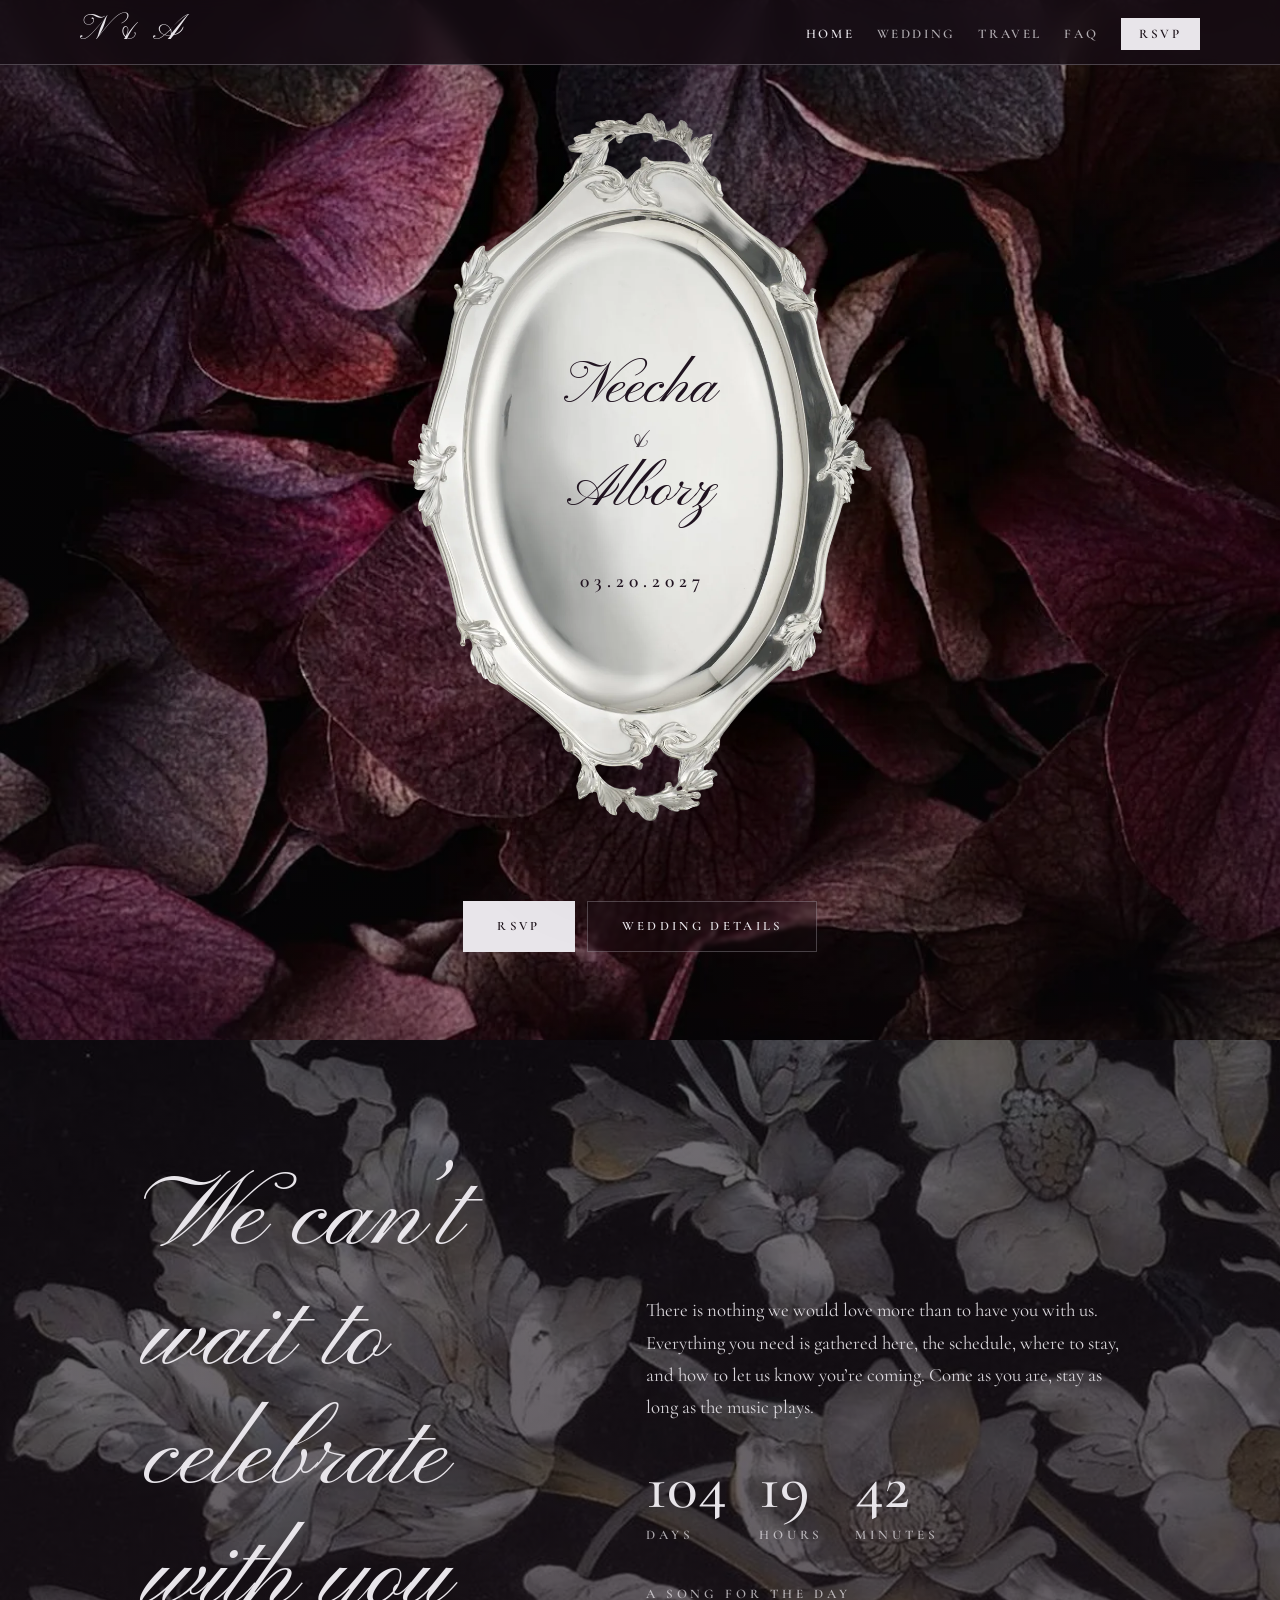
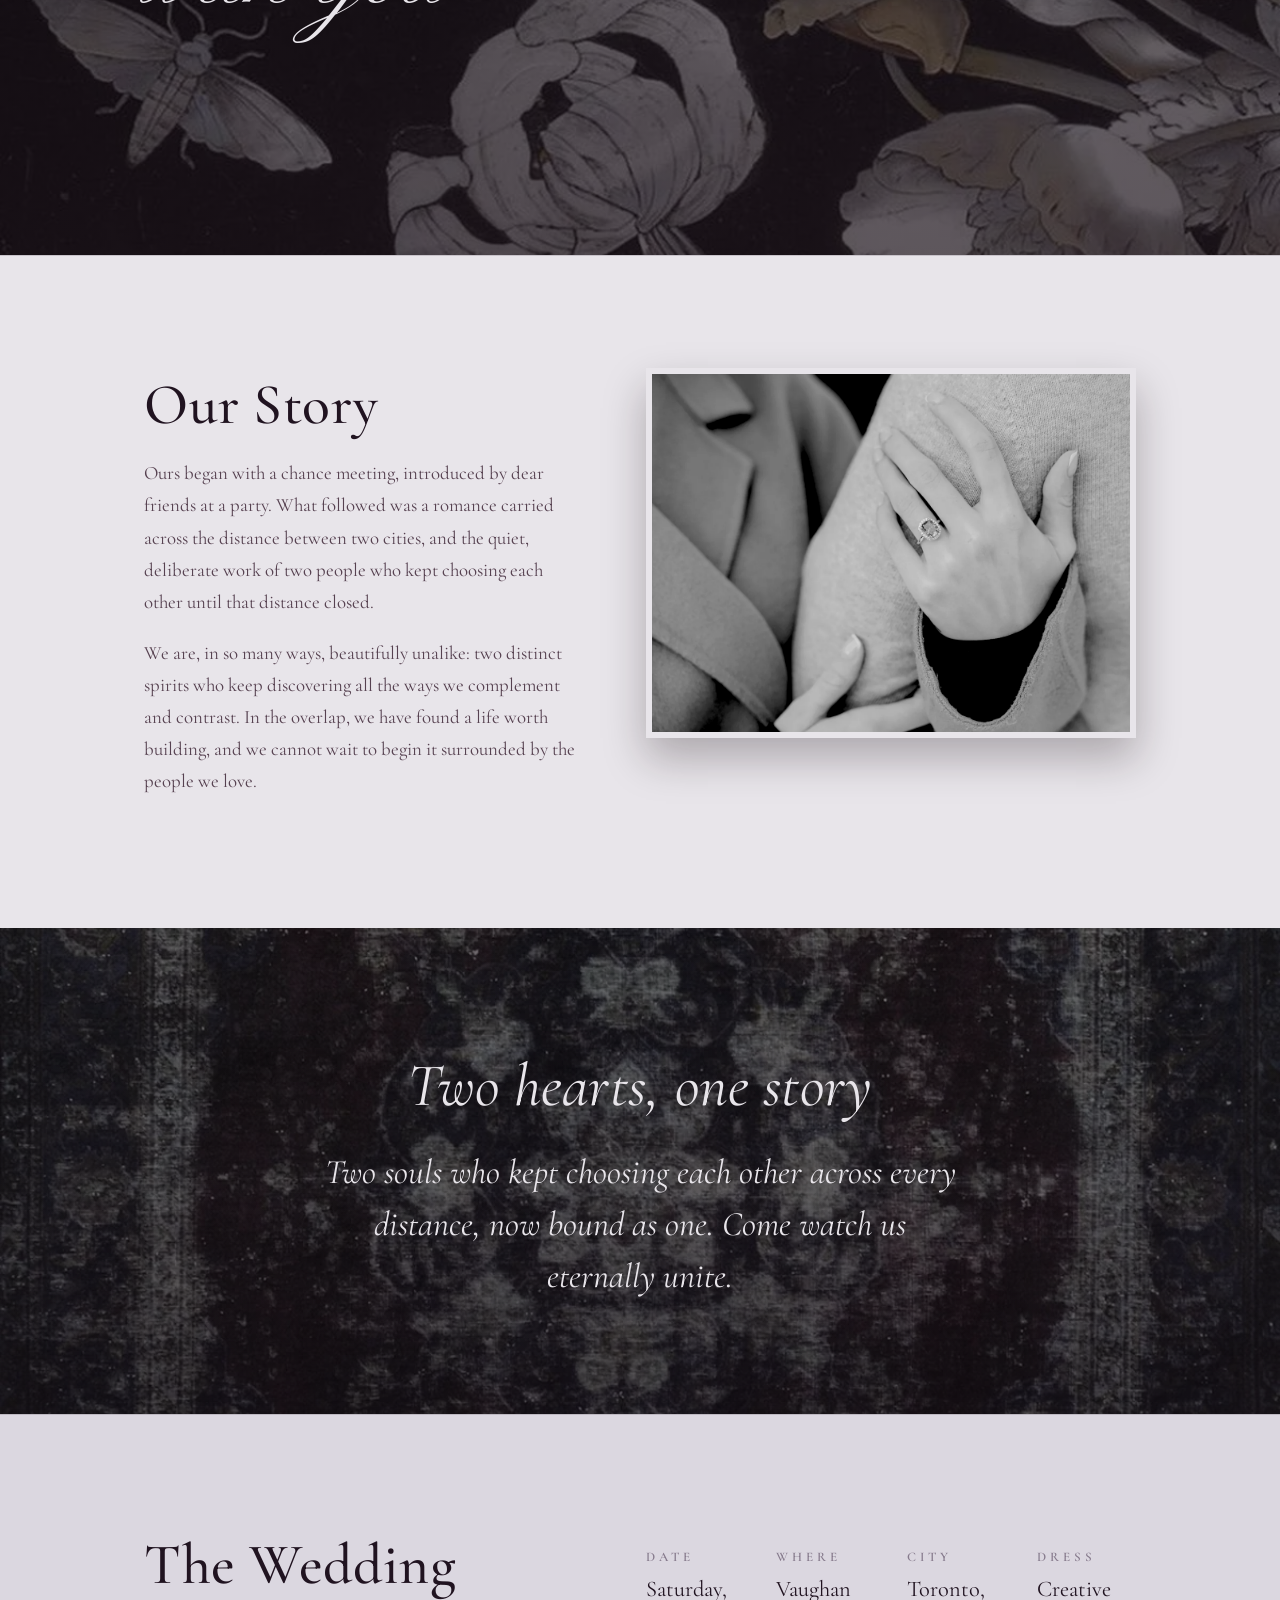
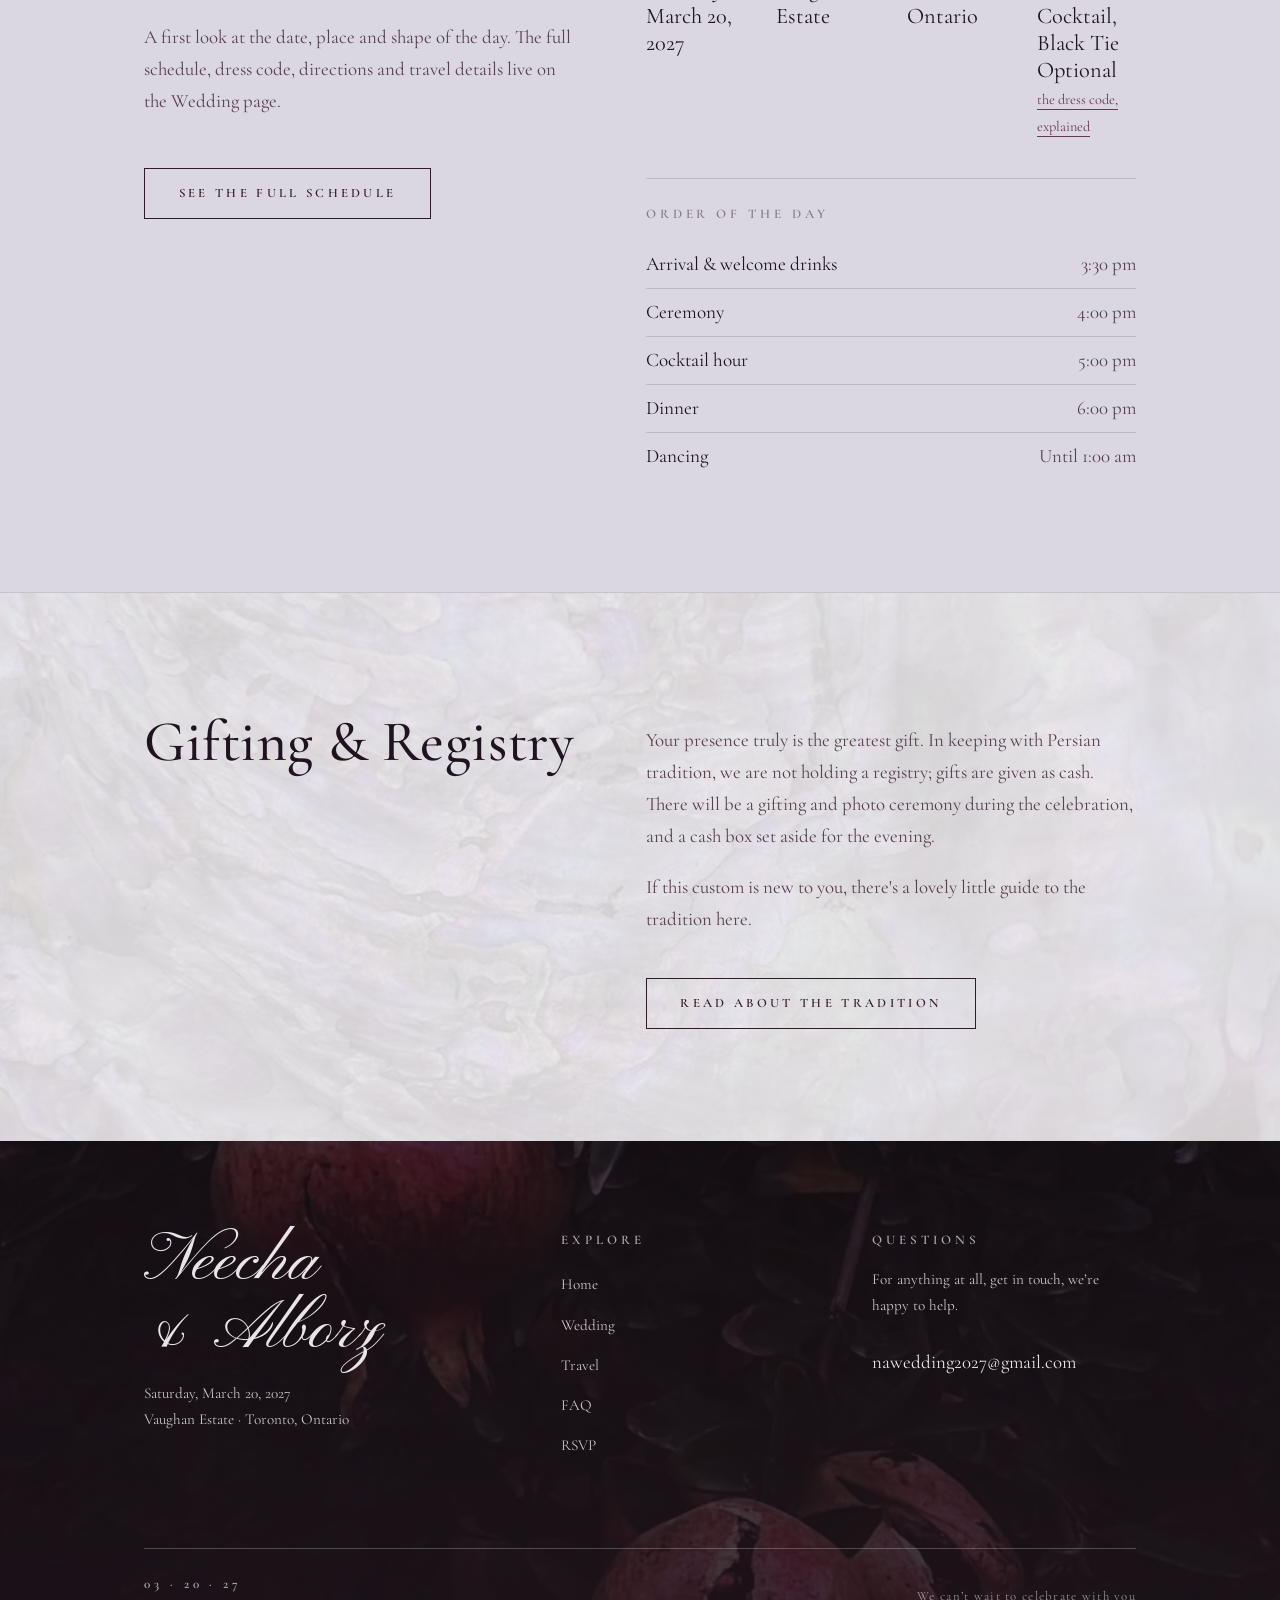
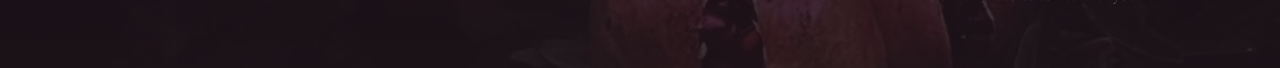
<file: index.html>
<!DOCTYPE html>
<html lang="en">
<head>
  <meta charset="utf-8">
  <meta name="viewport" content="width=device-width, initial-scale=1">
  <title>Neecha &amp; Alborz, 03.20.2027</title>
  <link rel="icon" type="image/png" sizes="32x32" href="favicon-32.png">
  <link rel="icon" type="image/png" sizes="16x16" href="favicon-16.png">
  <link rel="icon" href="favicon.ico" sizes="any">
  <link rel="apple-touch-icon" href="apple-touch-icon.png">
  <meta name="description" content="Neecha & Alborz are getting married at Vaughan Estate, Toronto, Ontario on March 20, 2027. Schedule, travel and RSVP.">
  <meta name="robots" content="noindex, nofollow"> <!-- delete this line when you're ready for Google to find the site -->
  <link rel="preconnect" href="https://fonts.googleapis.com">
  <link rel="preconnect" href="https://fonts.gstatic.com" crossorigin>
  <link href="https://fonts.googleapis.com/css2?family=Pinyon+Script&family=Cormorant+Garamond:ital,wght@0,400;0,500;0,600;1,400;1,500&display=swap" rel="stylesheet">
  <link rel="stylesheet" href="styles.css">
</head>
<body>
  <a class="skip-link" href="#main">Skip to content</a>

  <!-- ===== NAV (same on every page) ===== -->
  <header class="site-header">
    <nav class="container nav" aria-label="Primary">
      <a class="nav__brand" href="index.html" aria-label="Neecha and Alborz, home">N &amp; A</a>
      <ul class="nav__links">
        <li><a href="index.html" aria-current="page">Home</a></li>
        <li><a href="wedding.html">Wedding</a></li>
        <li><a href="travel.html">Travel</a></li>
        <li><a href="faq.html">FAQ</a></li>
        <li><a class="nav__rsvp" href="rsvp.html">RSVP</a></li>
      </ul>
    </nav>
  </header>

  <main id="main">

    <!-- ===== HERO: silk + silver mirror ===== -->
    <section class="hero">
      <div class="container hero__inner">
        <div class="mirror">
          <div class="mirror__glass">
            <!-- EDIT: the couple's names -->
            <p class="mirror__names">
              <span class="line">Neecha</span>
              <span class="line amp">&amp;</span>
              <span class="line">Alborz</span>
            </p>
            <!-- EDIT: the date -->
            <p class="mirror__date">03.20.2027</p>
          </div>
        </div>

        <div class="hero__meta">
          <div class="btn-row">
            <a class="btn btn--light" href="rsvp.html">RSVP</a>
            <a class="btn btn--ghost" href="wedding.html">Wedding Details</a>
          </div>
        </div>
      </div>
    </section>

    <!-- ===== WELCOME + COUNTDOWN (dark band) ===== -->
    <section class="band section">
      <div class="container">
        <div class="split" style="align-items:center">
          <div>
            <p class="script-title" style="margin-top:.5rem">We can’t wait to celebrate with you</p>
          </div>
          <div>
            <p class="prose" style="opacity:.92">There is nothing we would love more than to have you with us.
              Everything you need is gathered here, the schedule, where to stay, and how to let us know you’re
              coming. Come as you are, stay as long as the music plays.</p>
            <div class="countdown" data-countdown data-date="2027-03-20" aria-label="Countdown to the wedding" style="margin-top:2rem"></div>
            <!-- Our song -->
            <div class="song" style="margin-top:2.25rem">
              <p class="eyebrow" style="margin-bottom:.9rem;opacity:.72">A song for the day</p>
              <div id="JFWebsiteWidget-01a10445dd90700083d5076bcc2d6a0cb68a"></div>
              <script src="https://www.jotform.com/website-widgets/embed/01a10445dd90700083d5076bcc2d6a0cb68a" defer></script>
            </div>
          </div>
        </div>
      </div>
    </section>

    <!-- ===== OUR STORY ===== -->
    <section class="section section--line">
      <div class="container split">
        <div class="reveal">
          <h2 class="section-title">Our Story</h2>
          <div class="stack" style="margin-top:1.25rem">
            <!-- EDIT your story here. -->
            <p class="prose muted">Ours began with a chance meeting, introduced by dear friends at a party.
              What followed was a romance carried across the distance between two cities, and the quiet,
              deliberate work of two people who kept choosing each other until that distance closed.</p>
            <p class="prose muted">We are, in so many ways, beautifully unalike: two distinct spirits who keep
              discovering all the ways we complement and contrast. In the overlap, we have found a life worth
              building, and we cannot wait to begin it surrounded by the people we love.</p>
          </div>
        </div>
        <div class="reveal">
          <!-- Our photo. Swap the src for your own any time. -->
          <figure class="story-single"><img src="us-wide.webp" alt="Neecha and Alborz"></figure>
        </div>
      </div>
    </section>

    <!-- ===== QUOTE / BLOSSOM BAND ===== -->
    <section class="quote-band section">
      <div class="container">
        <p class="script-title" style="font-size:clamp(2.4rem,6.5vw,3.8rem);margin-bottom:1rem">Two hearts, one story</p>
        <p>Two souls who kept choosing each other across every distance, now bound as one. Come watch us eternally unite.</p>
      </div>
    </section>

    <!-- ===== THE WEDDING (preview) ===== -->
    <section class="section section--line" style="background:var(--cream)">
      <div class="container split">
        <div class="reveal">
          <h2 class="section-title">The Wedding</h2>
          <p class="prose muted" style="margin-top:1.5rem">A first look at the date, place and shape of the
            day. The full schedule, dress code, directions and travel details live on the Wedding page.</p>
          <a class="btn btn--outline" href="wedding.html" style="margin-top:2rem">See the full schedule</a>
        </div>
        <div class="reveal">
          <dl class="facts">
            <div><dt class="eyebrow">Date</dt><dd>Saturday,<br>March 20, 2027</dd></div>
            <div><dt class="eyebrow">Where</dt><dd>Vaughan Estate</dd></div>
            <div><dt class="eyebrow">City</dt><dd>Toronto, Ontario</dd></div>
            <div><dt class="eyebrow">Dress</dt><dd>Creative Cocktail,<br>Black Tie Optional<br><a class="link link--static" href="https://www.terijon.com/blogs/wedding-guide/creative-black-tie" target="_blank" rel="noreferrer" style="font-size:.9rem">the dress code, explained</a></dd></div>
          </dl>
          <div style="margin-top:2.5rem;border-top:1px solid var(--line);padding-top:1.5rem">
            <p class="eyebrow" style="margin-bottom:1rem">Order of the day</p>
            <ul style="list-style:none;margin:0;padding:0;font-family:var(--serif)">
              <li style="display:flex;justify-content:space-between;gap:1.5rem;padding:.45rem 0;border-bottom:1px solid var(--line)"><span style="font-size:1.2rem">Arrival &amp; welcome drinks</span><span class="muted">3:30 pm</span></li>
              <li style="display:flex;justify-content:space-between;gap:1.5rem;padding:.45rem 0;border-bottom:1px solid var(--line)"><span style="font-size:1.2rem">Ceremony</span><span class="muted">4:00 pm</span></li>
              <li style="display:flex;justify-content:space-between;gap:1.5rem;padding:.45rem 0;border-bottom:1px solid var(--line)"><span style="font-size:1.2rem">Cocktail hour</span><span class="muted">5:00 pm</span></li>
              <li style="display:flex;justify-content:space-between;gap:1.5rem;padding:.45rem 0;border-bottom:1px solid var(--line)"><span style="font-size:1.2rem">Dinner</span><span class="muted">6:00 pm</span></li>
              <li style="display:flex;justify-content:space-between;gap:1.5rem;padding:.45rem 0"><span style="font-size:1.2rem">Dancing</span><span class="muted">Until 1:00 am</span></li>
            </ul>
          </div>
        </div>
      </div>
    </section>

    <!-- ===== REGISTRY ===== -->
    <section class="section section--line section--pearl">
      <div class="container split">
        <div class="reveal">
          <h2 class="section-title">Gifting &amp; Registry</h2>
        </div>
        <div class="reveal">
          <p class="prose muted">Your presence truly is the greatest gift. In keeping with Persian tradition,
            we are not holding a registry; gifts are given as cash. There will be a gifting and photo ceremony
            during the celebration, and a cash box set aside for the evening.</p>
          <p class="prose muted" style="margin-top:1rem">If this custom is new to you, there's a lovely little
            guide to the tradition here.</p>
          <a class="btn btn--outline" href="https://persianwithel.com/culture/iranian-gift-etiquette-customs/" target="_blank" rel="noreferrer" style="margin-top:1.5rem">Read about the tradition</a>
        </div>
      </div>
    </section>

  </main>

  <!-- ===== FOOTER (same on every page) ===== -->
  <footer class="site-footer">
    <div class="container">
      <div class="footer-grid">
        <div>
          <h2>Neecha &amp; Alborz</h2>
          <p style="margin-top:1rem;opacity:.85;font-size:.95rem">Saturday, March 20, 2027<br>Vaughan Estate · Toronto, Ontario</p>
        </div>
        <nav aria-label="Footer">
          <p class="eyebrow" style="margin-bottom:1rem">Explore</p>
          <ul class="footer-links">
            <li><a href="index.html">Home</a></li>
            <li><a href="wedding.html">Wedding</a></li>
            <li><a href="travel.html">Travel</a></li>
            <li><a href="faq.html">FAQ</a></li>
            <li><a href="rsvp.html">RSVP</a></li>
          </ul>
        </nav>
        <div>
          <p class="eyebrow" style="margin-bottom:1rem">Questions</p>
          <p style="opacity:.85;font-size:.95rem">For anything at all, get in touch, we’re happy to help.</p>
          <!-- EDIT: your contact email -->
          <a class="link" href="mailto:nawedding2027@gmail.com" style="display:inline-block;margin-top:.75rem">nawedding2027@gmail.com</a>
        </div>
      </div>
      <div class="footer-base">
        <p class="eyebrow">03 · 20 · 27</p>
        <p style="opacity:.6;font-size:.8rem;letter-spacing:.1em">We can’t wait to celebrate with you</p>
      </div>
    </div>
  </footer>

  <script src="script.js"></script>
</body>
</html>
</file>
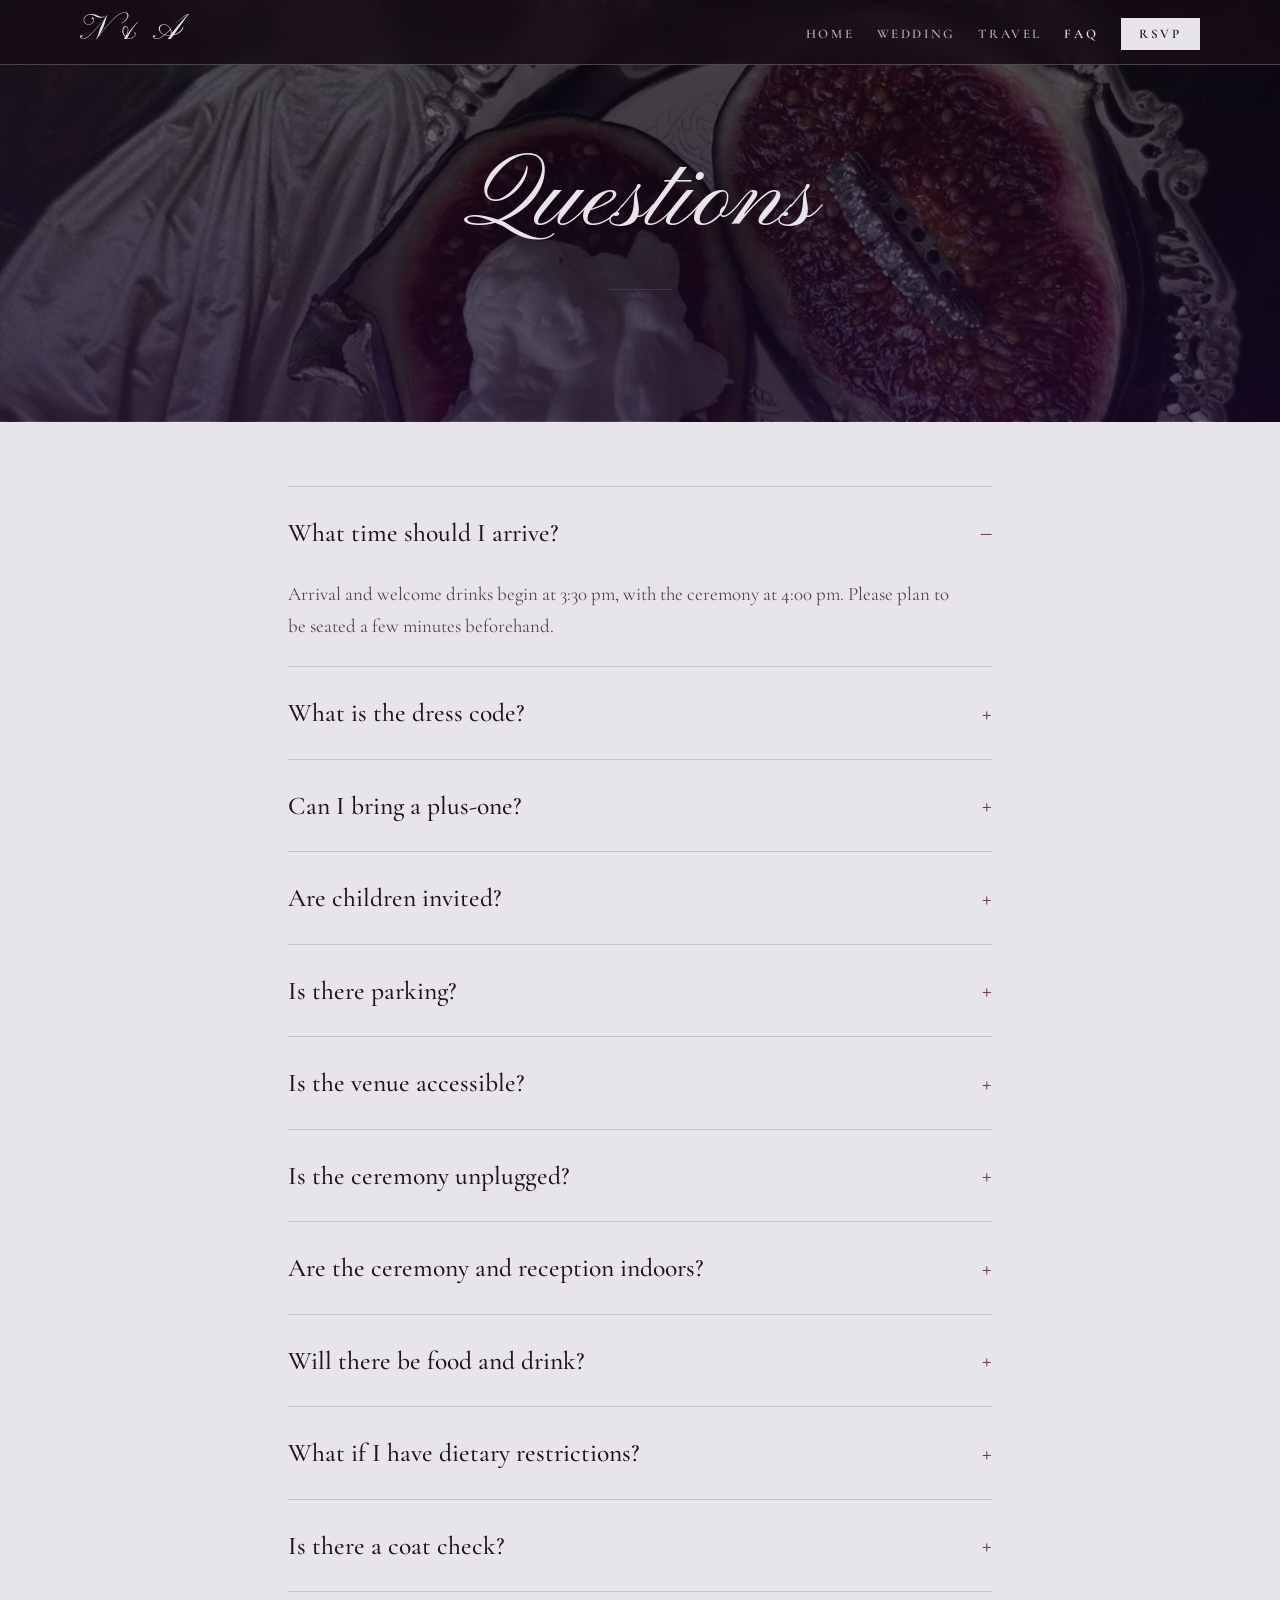
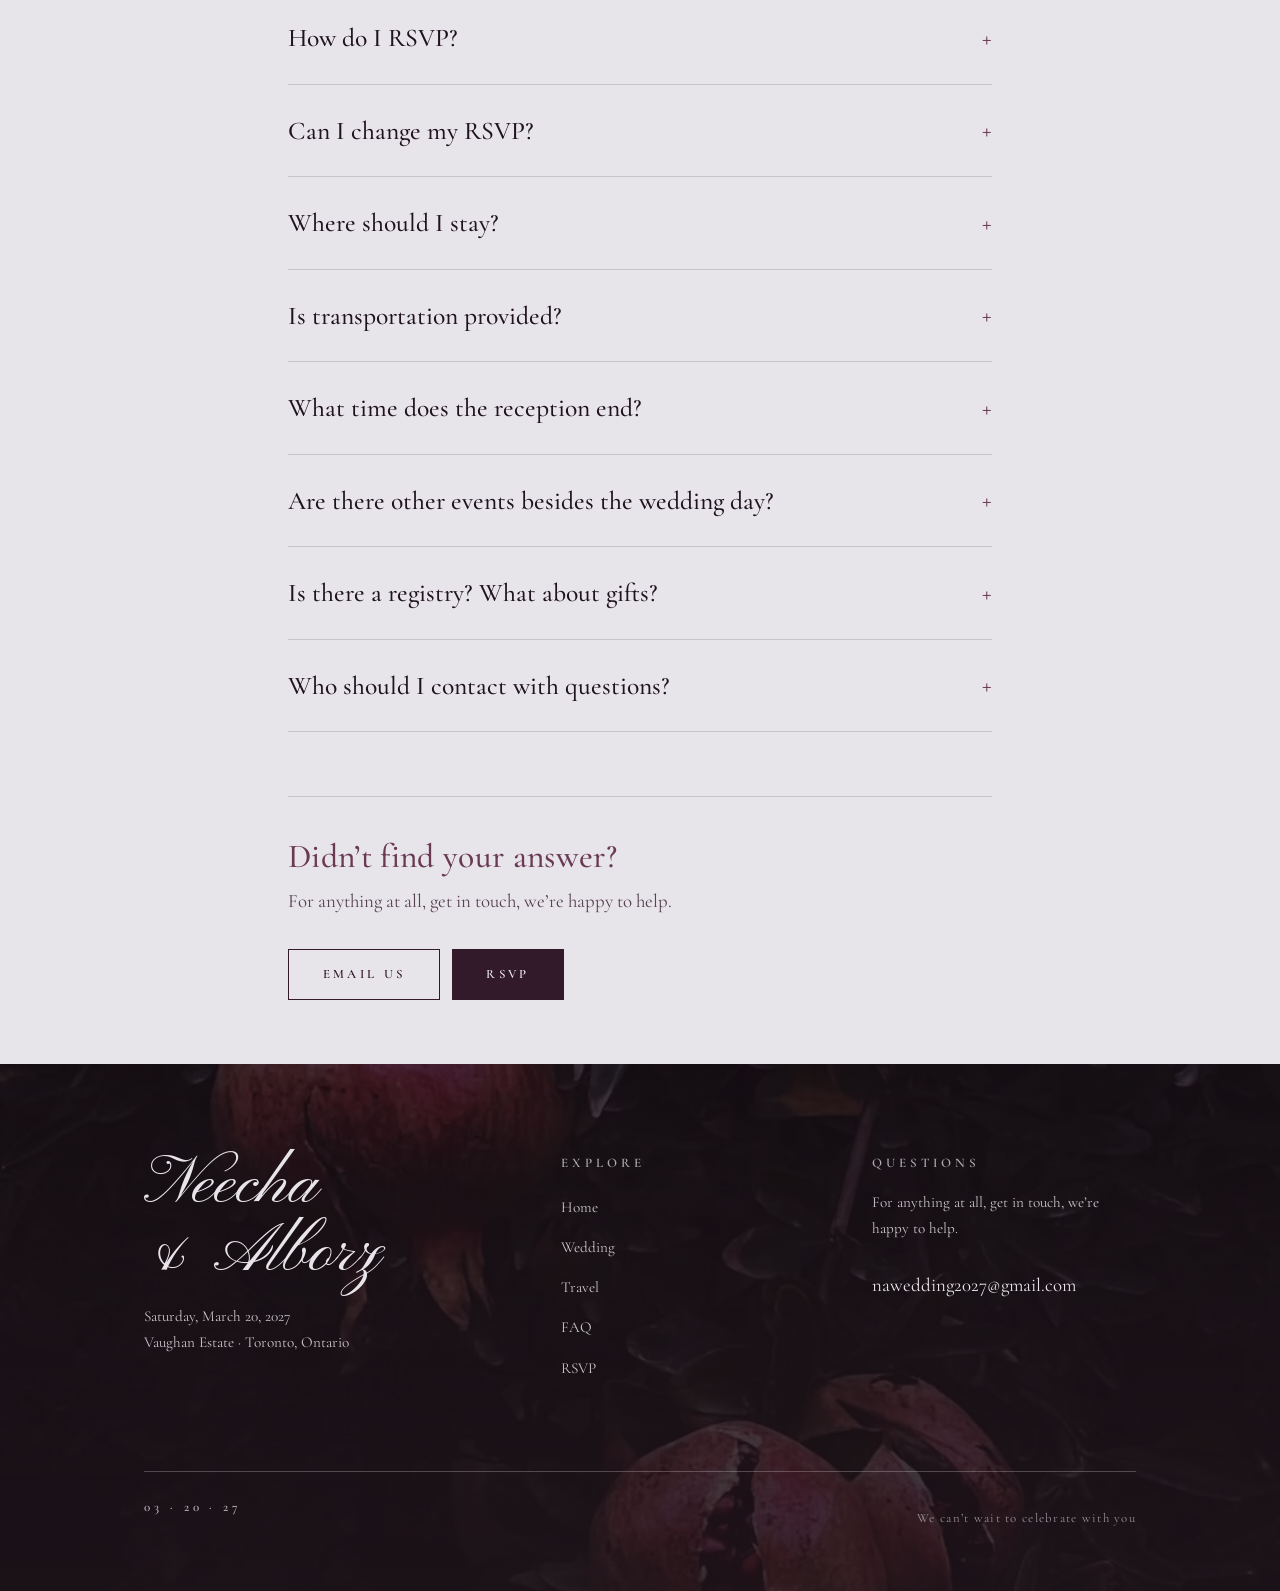
<file: faq.html>
<!DOCTYPE html>
<html lang="en">
<head>
  <meta charset="utf-8">
  <meta name="viewport" content="width=device-width, initial-scale=1">
  <title>FAQ, Neecha &amp; Alborz</title>
  <link rel="icon" type="image/png" sizes="32x32" href="favicon-32.png">
  <link rel="icon" type="image/png" sizes="16x16" href="favicon-16.png">
  <link rel="icon" href="favicon.ico" sizes="any">
  <link rel="apple-touch-icon" href="apple-touch-icon.png">
  <meta name="description" content="Answers to common questions about Neecha & Alborz's wedding at Vaughan Estate.">
  <meta name="robots" content="noindex, nofollow"> <!-- delete when ready to be found -->
  <link rel="preconnect" href="https://fonts.googleapis.com">
  <link rel="preconnect" href="https://fonts.gstatic.com" crossorigin>
  <link href="https://fonts.googleapis.com/css2?family=Pinyon+Script&family=Cormorant+Garamond:ital,wght@0,400;0,500;0,600;1,400;1,500&display=swap" rel="stylesheet">
  <link rel="stylesheet" href="styles.css">
</head>
<body>
  <a class="skip-link" href="#main">Skip to content</a>

  <header class="site-header">
    <nav class="container nav" aria-label="Primary">
      <a class="nav__brand" href="index.html" aria-label="Neecha and Alborz, home">N &amp; A</a>
      <ul class="nav__links">
        <li><a href="index.html">Home</a></li>
        <li><a href="wedding.html">Wedding</a></li>
        <li><a href="travel.html">Travel</a></li>
        <li><a href="faq.html" aria-current="page">FAQ</a></li>
        <li><a class="nav__rsvp" href="rsvp.html">RSVP</a></li>
      </ul>
    </nav>
  </header>

  <main id="main">
    <section class="photo-band section bleed-top" style="--photo:url('figs.webp');padding-bottom:clamp(4rem,9vw,6.5rem)">
      <div class="container center">
        <h1 class="script-title" style="margin-top:.25rem">Questions</h1>
        <hr class="rule">
      </div>
    </section>

    <section class="section--tight">
      <div class="container" style="max-width:52rem">
        <!-- EDIT: add / remove / reorder any <details> block. Remove "open" from the
             first one to start it closed. -->
        <div class="faq">
          <details open><summary>What time should I arrive?</summary>
            <p>Arrival and welcome drinks begin at 3:30 pm, with the ceremony at 4:00 pm. Please plan to be seated a few minutes beforehand.</p></details>
          <details><summary>What is the dress code?</summary>
            <p>Creative cocktail, black tie optional. We encourage moody drama and flair, rich colour and your most beautiful self. A dark suit or tuxedo, a floor-length gown or an elegant cocktail dress are all welcome. If you’d like a little guidance, <a class="link link--static" href="https://www.terijon.com/blogs/wedding-guide/creative-black-tie" target="_blank" rel="noreferrer">here’s a lovely guide</a>.</p></details>
          <details><summary>Can I bring a plus-one?</summary>
            <p>Of course, with one gentle wish. We'd love for your plus-one to be someone who truly holds a place in your life, a long-term partner rather than a brand-new or passing romance. Our day is small and dear to us, and we'd rather fill the room with the people who already mean something to you. If you'd like to bring a guest, note them on the RSVP form, and if you're ever unsure, just reach out and we'll happily sort it out together.</p></details>
          <details><summary>Are children invited?</summary>
            <p>Any children included in your invitation are named on it. For families with little ones, we'll have a private, secluded room set aside for new parents, a quiet space for infant care, feeding and a moment's rest whenever you need it.</p></details>
          <details><summary>Is there parking?</summary>
            <p>Yes, complimentary parking is available on site. Feel free to drive yourself and leave the car with us for the evening.</p></details>
          <details><summary>Is the venue accessible?</summary>
            <p>Yes, the venue has accessibility features throughout. If there's anything specific we can arrange to make your evening easier, let us know on your RSVP and we'll take care of it.</p></details>
          <details><summary>Is the ceremony unplugged?</summary>
            <p>We kindly ask guests to put phones and cameras away during the ceremony so everyone can be fully present. Our photographer will capture it all.</p></details>
          <details><summary>Are the ceremony and reception indoors?</summary>
            <p>Yes, both are held indoors in the main hall at Vaughan Estate.</p></details>
          <details><summary>Will there be food and drink?</summary>
            <p>The evening includes a full open bar, passed canapés, a three-course dinner, and late night snacks to carry you through the dancing.</p></details>
          <details><summary>What if I have dietary restrictions?</summary>
            <p>There’s a place to tell us about restrictions and allergies on the RSVP form. We’ll pass everything along to the caterer.</p></details>
          <details><summary>Is there a coat check?</summary>
            <p>Yes, there's a coat check and a space to leave coats and bags, so you can arrive bundled up against the March air and dance unburdened.</p></details>
          <details><summary>How do I RSVP?</summary>
            <p>The RSVP form is open now on the <a class="link" href="rsvp.html">RSVP page</a>, and you can resubmit any time to update your answer. We'll confirm the reply-by date soon, but the sooner you let us know, the better, thank you.</p></details>
          <details><summary>Can I change my RSVP?</summary>
            <p>Yes. Just submit the RSVP form again with your updated answers before the deadline.</p></details>
          <details><summary>Where should I stay?</summary>
            <p>A few of our favourite hotels are in Yorkville, centrally located and only a short drive from the venue. See the Travel page for the ones we'd suggest.</p></details>
          <details><summary>Is transportation provided?</summary>
            <p>We aren't arranging transport, the venue is right in midtown and easy to reach. A short drive or ride share will bring you to the door, and there's complimentary parking on site.</p></details>
          <details><summary>What time does the reception end?</summary>
            <p>Dancing carries on until 1:00 am, so there’s plenty of evening to enjoy.</p></details>
          <details><summary>Are there other events besides the wedding day?</summary>
            <p>A few things, such as a welcome party, are in the works. Details for any additional events will reach you privately, by email or text, once you've RSVP'd and shared your contact information with us, so be sure to include it on your reply.</p></details>
          <details><summary>Is there a registry? What about gifts?</summary>
            <p>Your presence is truly the greatest gift. In keeping with Persian tradition we aren’t holding a registry; gifts are given as cash. There will be a gifting and photo ceremony during the celebration, with a cash box set aside for the evening. If this custom is new to you, <a class="link link--static" href="https://persianwithel.com/culture/iranian-gift-etiquette-customs/" target="_blank" rel="noreferrer">here's a lovely guide to it</a>.</p></details>
          <details><summary>Who should I contact with questions?</summary>
            <p>Reach out any time, our email is in the footer below.</p></details>
        </div>

        <div style="margin-top:4rem;border-top:1px solid var(--line);padding-top:2.5rem">
          <p class="heading-sub" style="color:var(--purple-2)">Didn’t find your answer?</p>
          <p class="muted prose" style="margin-top:.5rem">For anything at all, get in touch, we’re happy to help.</p>
          <div class="btn-row">
            <a class="btn btn--outline" href="mailto:nawedding2027@gmail.com">Email us</a>
            <a class="btn btn--solid" href="rsvp.html">RSVP</a>
          </div>
        </div>
      </div>
    </section>
  </main>

  <footer class="site-footer">
    <div class="container">
      <div class="footer-grid">
        <div>
          <h2>Neecha &amp; Alborz</h2>
          <p style="margin-top:1rem;opacity:.85;font-size:.95rem">Saturday, March 20, 2027<br>Vaughan Estate · Toronto, Ontario</p>
        </div>
        <nav aria-label="Footer">
          <p class="eyebrow" style="margin-bottom:1rem">Explore</p>
          <ul class="footer-links">
            <li><a href="index.html">Home</a></li>
            <li><a href="wedding.html">Wedding</a></li>
            <li><a href="travel.html">Travel</a></li>
            <li><a href="faq.html">FAQ</a></li>
            <li><a href="rsvp.html">RSVP</a></li>
          </ul>
        </nav>
        <div>
          <p class="eyebrow" style="margin-bottom:1rem">Questions</p>
          <p style="opacity:.85;font-size:.95rem">For anything at all, get in touch, we’re happy to help.</p>
          <a class="link" href="mailto:nawedding2027@gmail.com" style="display:inline-block;margin-top:.75rem">nawedding2027@gmail.com</a>
        </div>
      </div>
      <div class="footer-base">
        <p class="eyebrow">03 · 20 · 27</p>
        <p style="opacity:.6;font-size:.8rem;letter-spacing:.1em">We can’t wait to celebrate with you</p>
      </div>
    </div>
  </footer>

  <script src="script.js"></script>
</body>
</html>
</file>
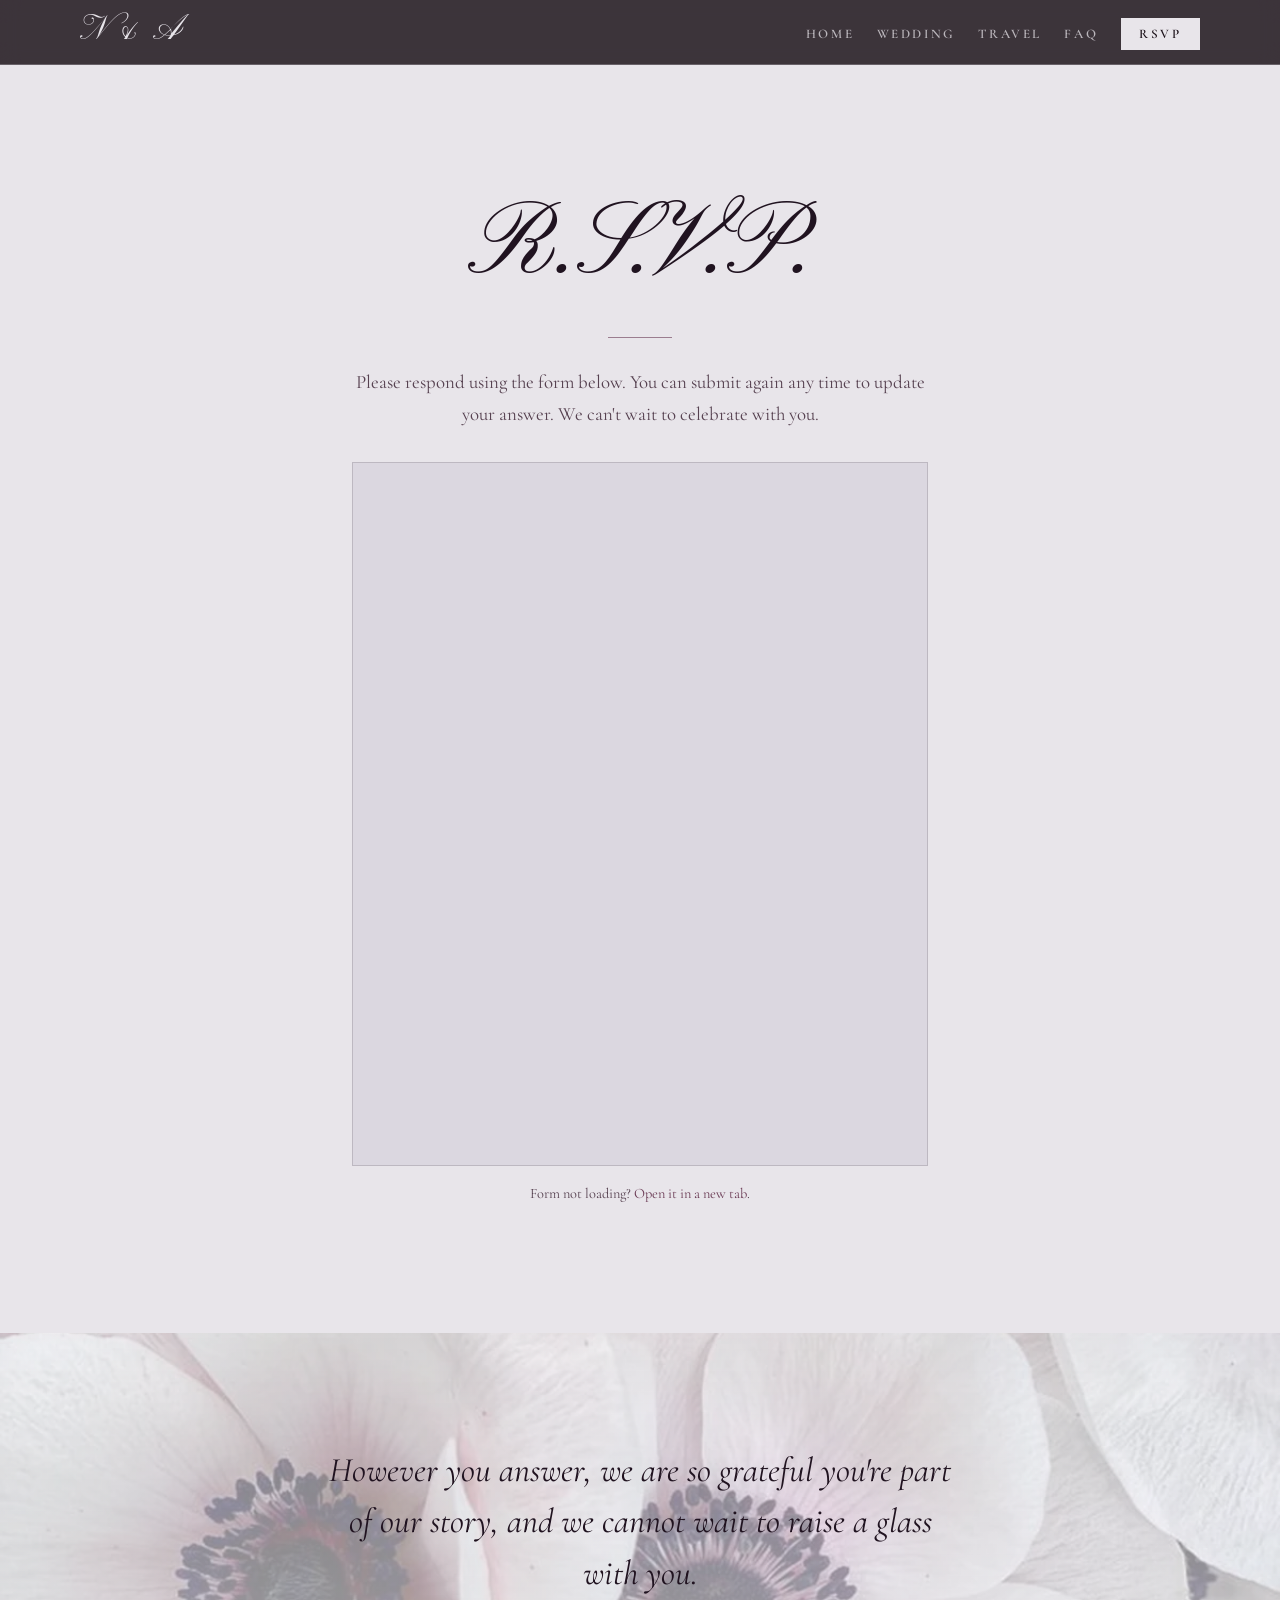
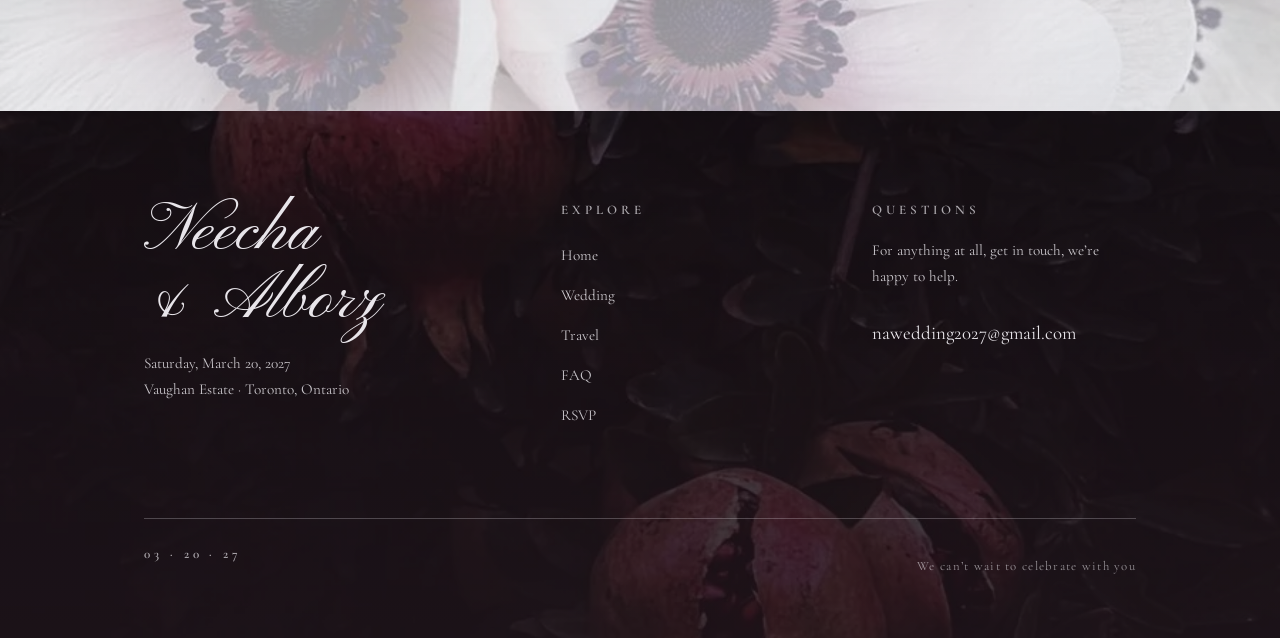
<file: rsvp.html>
<!DOCTYPE html>
<html lang="en">
<head>
  <meta charset="utf-8">
  <meta name="viewport" content="width=device-width, initial-scale=1">
  <title>RSVP, Neecha &amp; Alborz</title>
  <link rel="icon" type="image/png" sizes="32x32" href="favicon-32.png">
  <link rel="icon" type="image/png" sizes="16x16" href="favicon-16.png">
  <link rel="icon" href="favicon.ico" sizes="any">
  <link rel="apple-touch-icon" href="apple-touch-icon.png">
  <meta name="description" content="RSVP to Neecha & Alborz's wedding at Vaughan Estate, Toronto.">
  <meta name="robots" content="noindex, nofollow"> <!-- delete when ready to be found -->
  <link rel="preconnect" href="https://fonts.googleapis.com">
  <link rel="preconnect" href="https://fonts.gstatic.com" crossorigin>
  <link href="https://fonts.googleapis.com/css2?family=Pinyon+Script&family=Cormorant+Garamond:ital,wght@0,400;0,500;0,600;1,400;1,500&display=swap" rel="stylesheet">
  <link rel="stylesheet" href="styles.css">
</head>
<body>
  <a class="skip-link" href="#main">Skip to content</a>

  <header class="site-header">
    <nav class="container nav" aria-label="Primary">
      <a class="nav__brand" href="index.html" aria-label="Neecha and Alborz, home">N &amp; A</a>
      <ul class="nav__links">
        <li><a href="index.html">Home</a></li>
        <li><a href="wedding.html">Wedding</a></li>
        <li><a href="travel.html">Travel</a></li>
        <li><a href="faq.html">FAQ</a></li>
        <li><a class="nav__rsvp" href="rsvp.html" aria-current="page">RSVP</a></li>
      </ul>
    </nav>
  </header>

  <main id="main">
    <section class="section">
      <div class="container" style="max-width:44rem">
        <div class="center">
          <h1 class="script-title" style="margin-top:.75rem">R.S.V.P.</h1>
          <hr class="rule">
          <p class="prose muted" style="margin:0 auto">Please respond using the form below. You can submit again any
            time to update your answer. We can't wait to celebrate with you.</p>
        </div>

        <!-- ===== GOOGLE FORM =====
             To use a different form later, replace the two Google links below
             (the iframe src, which ends in ?embedded=true, and the "new tab" link). -->
        <div class="rsvp-frame">
          <iframe
            src="https://docs.google.com/forms/d/e/1FAIpQLScCACGnIKrHiCEnOb2TpQPWOWlOYPwqMeDYIflCWd0tvz0GOw/viewform?embedded=true"
            title="RSVP form" loading="lazy">Loading the RSVP form…</iframe>
        </div>
        <p class="muted center" style="margin-top:1rem;font-size:.9rem">
          Form not loading?
          <a class="link" href="https://docs.google.com/forms/d/e/1FAIpQLScCACGnIKrHiCEnOb2TpQPWOWlOYPwqMeDYIflCWd0tvz0GOw/viewform" target="_blank" rel="noreferrer">Open it in a new tab</a>.
        </p>
      </div>
    </section>

    <!-- Closing photo band (light, so it doesn't stack dark-on-dark with the footer) -->
    <section class="quote-band quote-band--light section" style="--qphoto:url('anemones.webp')">
      <div class="container">
        <p>However you answer, we are so grateful you're part of our story, and we cannot wait to raise a glass with you.</p>
      </div>
    </section>
  </main>

  <footer class="site-footer">
    <div class="container">
      <div class="footer-grid">
        <div>
          <h2>Neecha &amp; Alborz</h2>
          <p style="margin-top:1rem;opacity:.85;font-size:.95rem">Saturday, March 20, 2027<br>Vaughan Estate · Toronto, Ontario</p>
        </div>
        <nav aria-label="Footer">
          <p class="eyebrow" style="margin-bottom:1rem">Explore</p>
          <ul class="footer-links">
            <li><a href="index.html">Home</a></li>
            <li><a href="wedding.html">Wedding</a></li>
            <li><a href="travel.html">Travel</a></li>
            <li><a href="faq.html">FAQ</a></li>
            <li><a href="rsvp.html">RSVP</a></li>
          </ul>
        </nav>
        <div>
          <p class="eyebrow" style="margin-bottom:1rem">Questions</p>
          <p style="opacity:.85;font-size:.95rem">For anything at all, get in touch, we’re happy to help.</p>
          <a class="link" href="mailto:nawedding2027@gmail.com" style="display:inline-block;margin-top:.75rem">nawedding2027@gmail.com</a>
        </div>
      </div>
      <div class="footer-base">
        <p class="eyebrow">03 · 20 · 27</p>
        <p style="opacity:.6;font-size:.8rem;letter-spacing:.1em">We can’t wait to celebrate with you</p>
      </div>
    </div>
  </footer>

  <script src="script.js"></script>
</body>
</html>
</file>
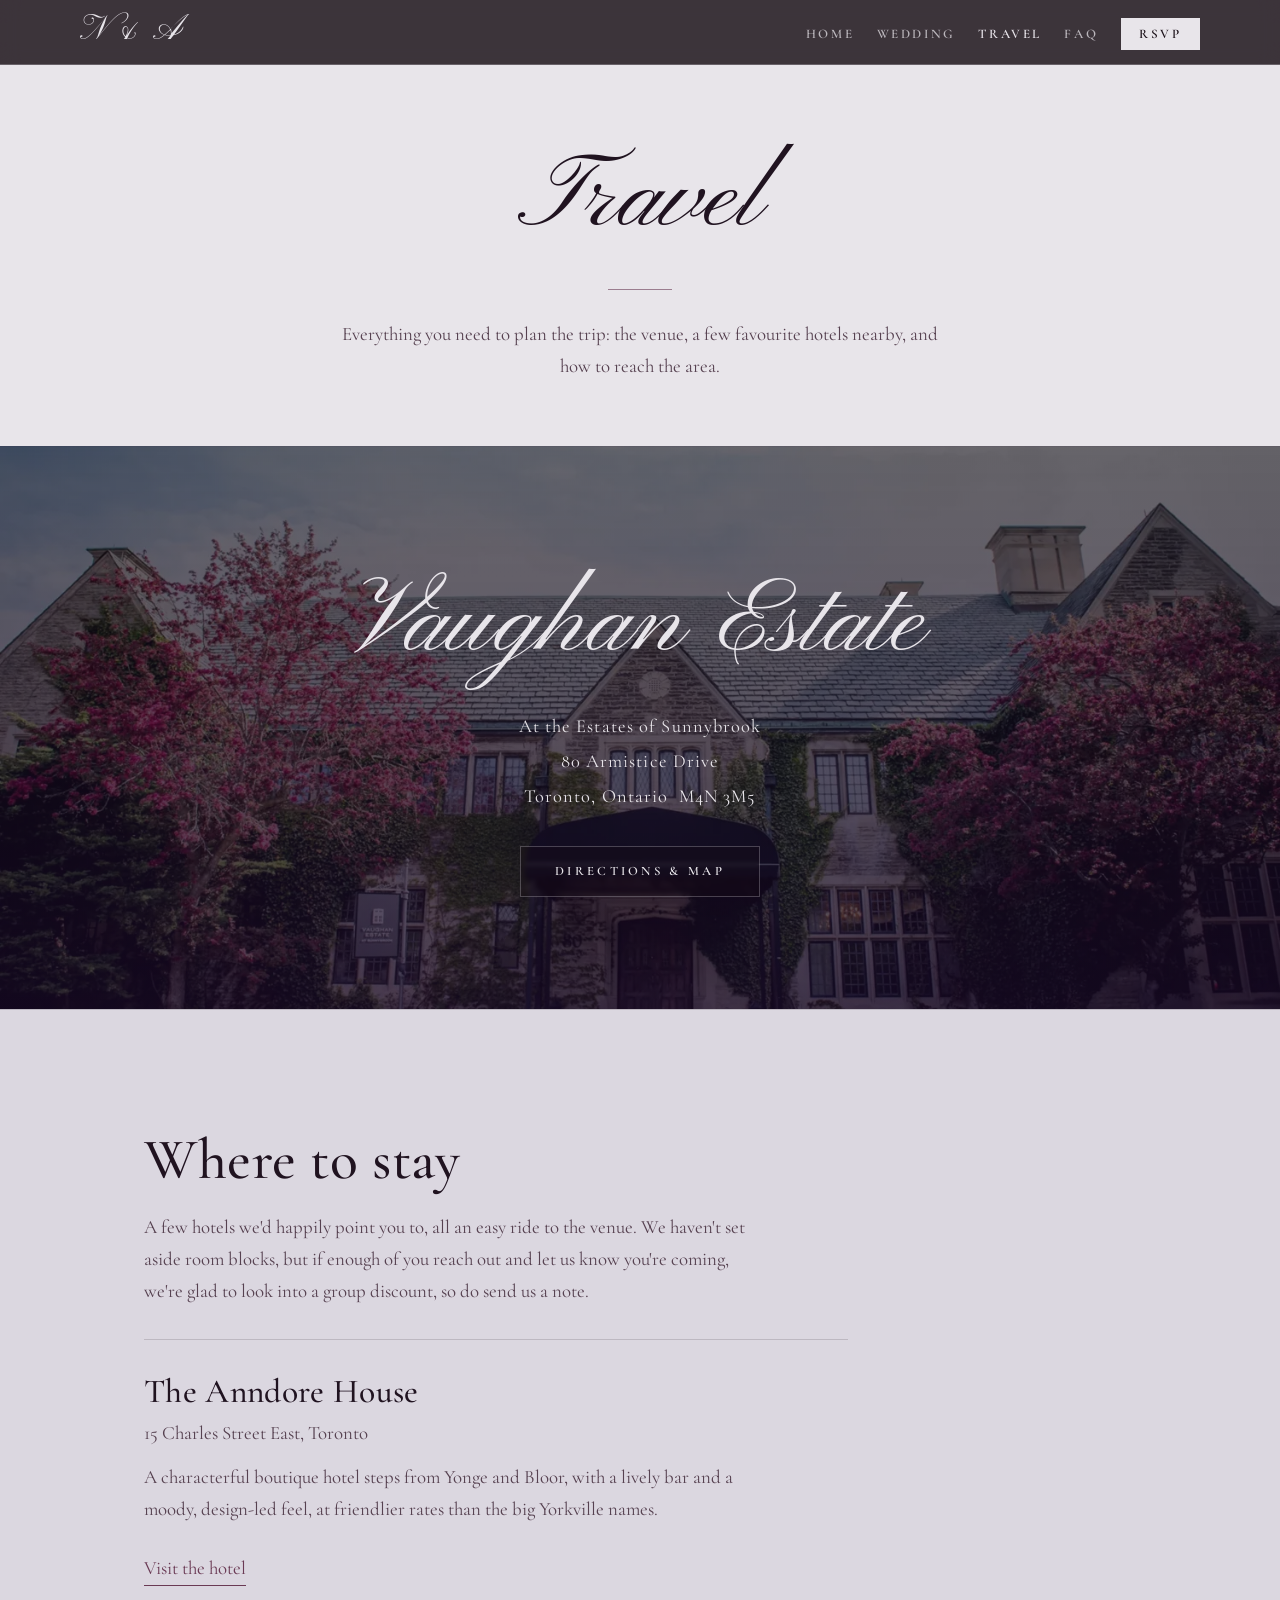
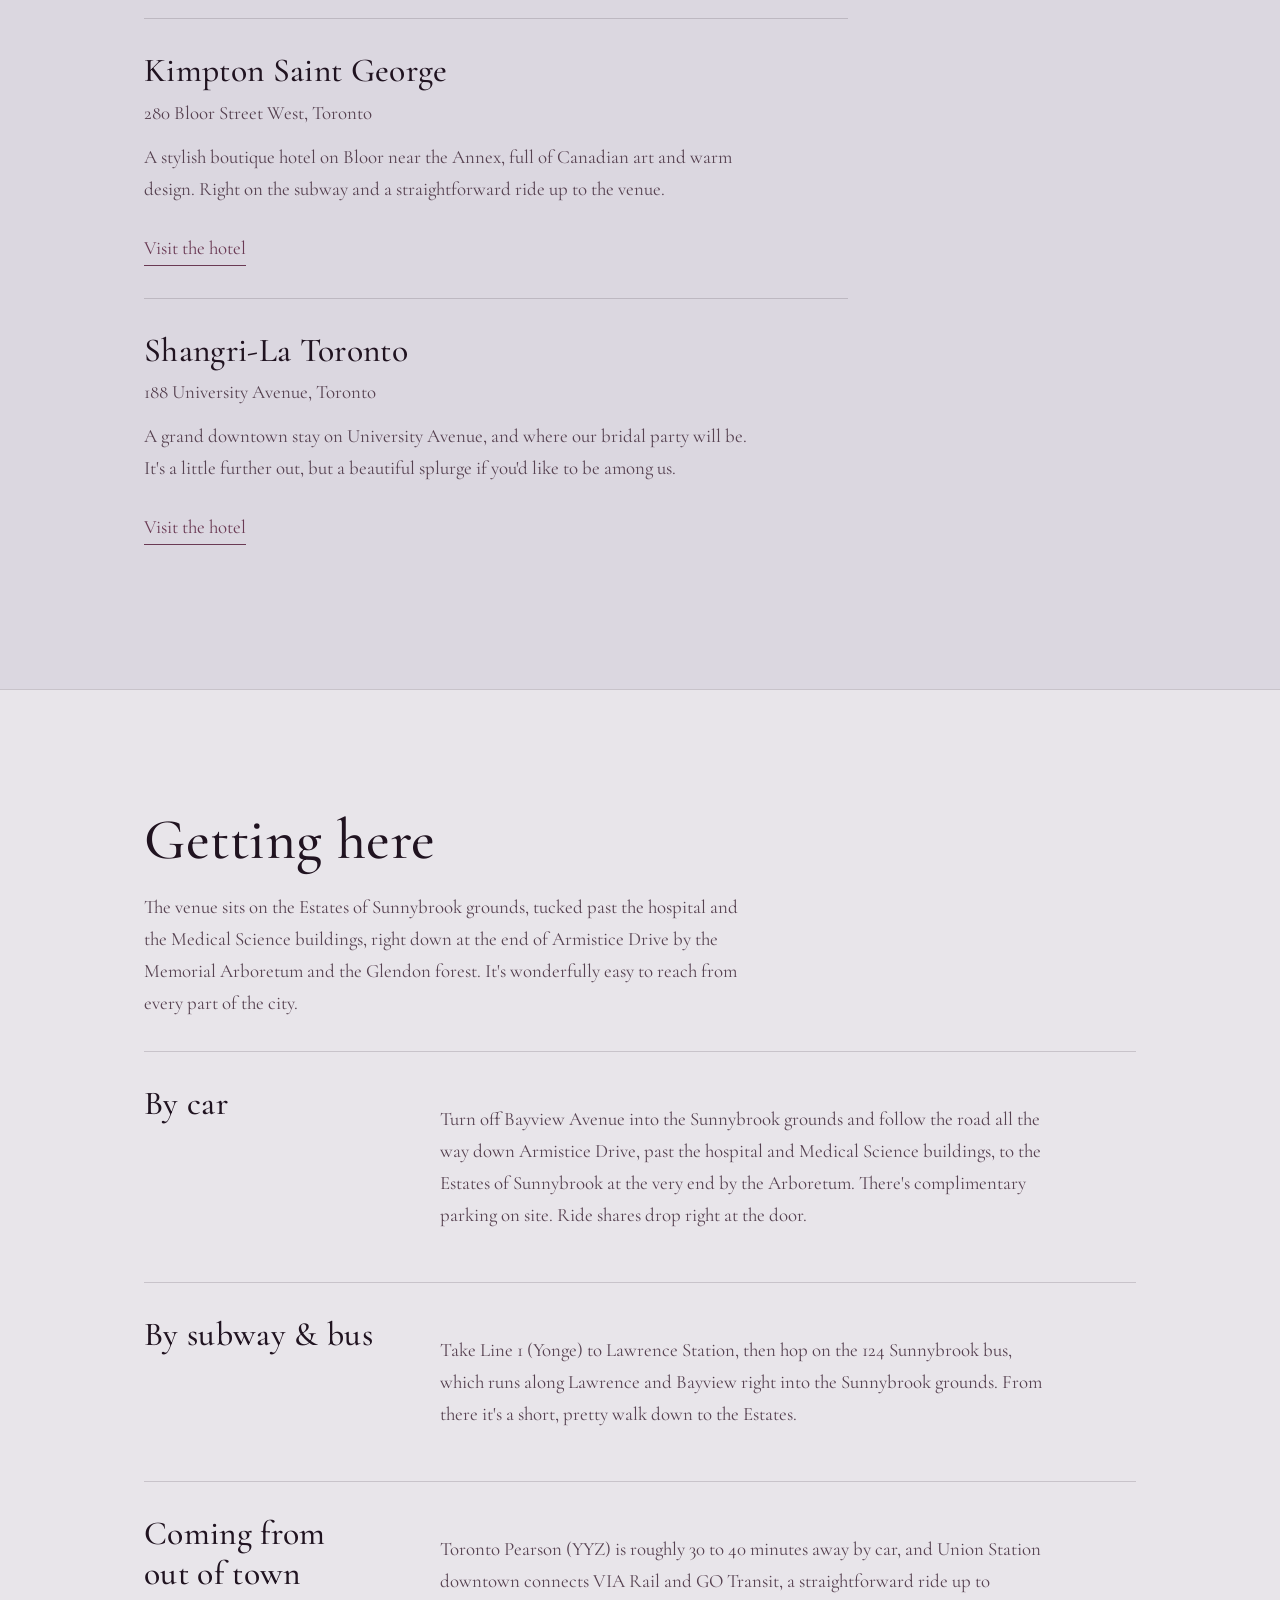
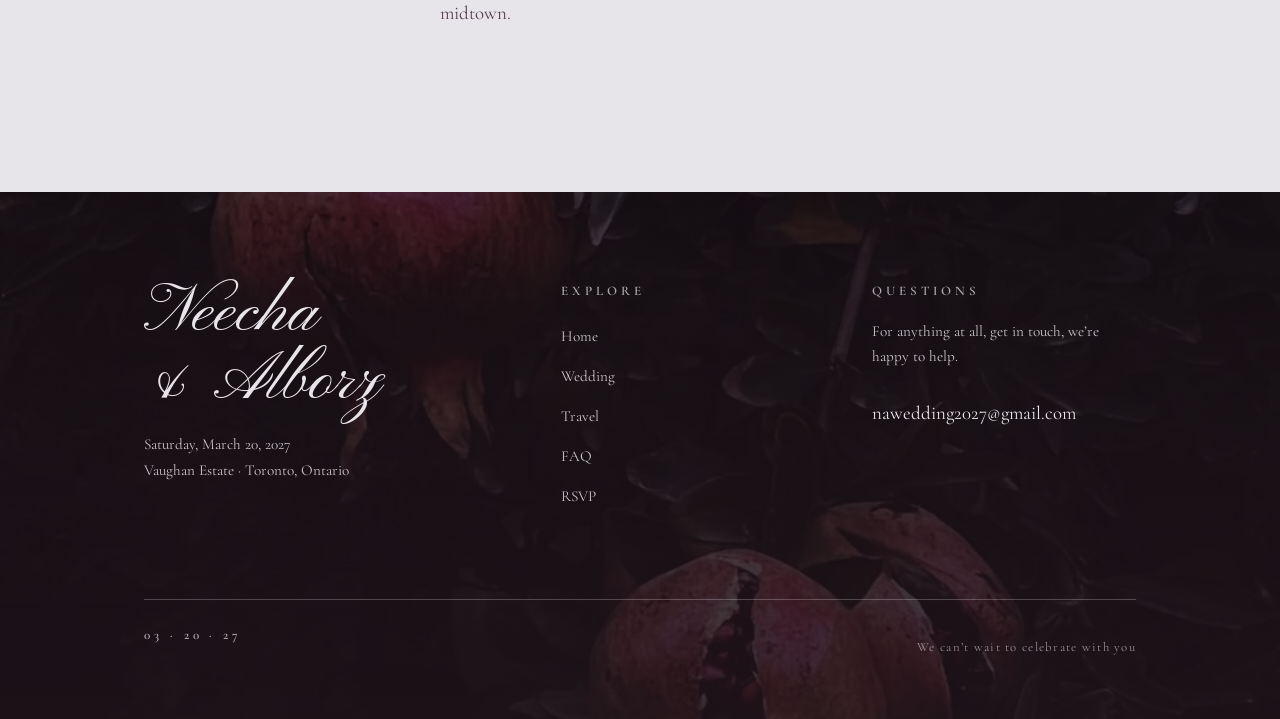
<file: travel.html>
<!DOCTYPE html>
<html lang="en">
<head>
  <meta charset="utf-8">
  <meta name="viewport" content="width=device-width, initial-scale=1">
  <title>Travel, Neecha &amp; Alborz</title>
  <link rel="icon" type="image/png" sizes="32x32" href="favicon-32.png">
  <link rel="icon" type="image/png" sizes="16x16" href="favicon-16.png">
  <link rel="icon" href="favicon.ico" sizes="any">
  <link rel="apple-touch-icon" href="apple-touch-icon.png">
  <meta name="description" content="Where to stay and how to get to Neecha & Alborz's wedding at Vaughan Estate, Toronto.">
  <meta name="robots" content="noindex, nofollow"> <!-- delete when ready to be found -->
  <link rel="preconnect" href="https://fonts.googleapis.com">
  <link rel="preconnect" href="https://fonts.gstatic.com" crossorigin>
  <link href="https://fonts.googleapis.com/css2?family=Pinyon+Script&family=Cormorant+Garamond:ital,wght@0,400;0,500;0,600;1,400;1,500&display=swap" rel="stylesheet">
  <link rel="stylesheet" href="styles.css">
</head>
<body>
  <a class="skip-link" href="#main">Skip to content</a>

  <header class="site-header">
    <nav class="container nav" aria-label="Primary">
      <a class="nav__brand" href="index.html" aria-label="Neecha and Alborz, home">N &amp; A</a>
      <ul class="nav__links">
        <li><a href="index.html">Home</a></li>
        <li><a href="wedding.html">Wedding</a></li>
        <li><a href="travel.html" aria-current="page">Travel</a></li>
        <li><a href="faq.html">FAQ</a></li>
        <li><a class="nav__rsvp" href="rsvp.html">RSVP</a></li>
      </ul>
    </nav>
  </header>

  <main id="main">
    <section class="section section--tight">
      <div class="container center reveal">
        <h1 class="script-title" style="margin-top:.75rem">Travel</h1>
        <hr class="rule">
        <p class="prose muted" style="margin:0 auto">Everything you need to plan the trip: the venue,
          a few favourite hotels nearby, and how to reach the area.</p>
      </div>
    </section>

    <!-- Venue over the Vaughan Estate photo -->
    <section class="photo-band section" style="--photo:url('venue.webp')">
      <div class="container center">
        <h2 class="script-title" style="margin-top:.5rem">Vaughan Estate</h2>
        <p class="venue-address" style="margin:1.5rem 0 0">At the Estates of Sunnybrook<br>80 Armistice Drive<br>Toronto, Ontario&nbsp; M4N&nbsp;3M5</p>
        <div class="btn-row" style="justify-content:center">
          <a class="btn btn--ghost" href="https://www.google.com/maps/search/?api=1&query=Vaughan+Estate+Estates+of+Sunnybrook+80+Armistice+Dr+Toronto+ON" target="_blank" rel="noreferrer">Directions &amp; map</a>
        </div>
      </div>
    </section>

    <!-- Hotels -->
    <section class="section section--line" style="background:var(--cream)">
      <div class="container">
        <h2 class="section-title" style="margin-bottom:.5rem">Where to stay</h2>
        <p class="muted prose" style="margin-bottom:2rem">A few hotels we'd happily point you to, all an easy ride to the
          venue. We haven't set aside room blocks, but if enough of you reach out and let us know you're coming, we're
          glad to look into a group discount, so do send us a note.</p>

        <!-- EDIT each hotel. Copy a whole <article class="stay">…</article> to add more. -->
        <article class="stay reveal">
          <h3 class="heading-sub">The Anndore House</h3>
          <p class="muted" style="margin:.35rem 0 0">15 Charles Street East, Toronto</p>
          <p class="muted prose" style="margin-top:.75rem">A characterful boutique hotel steps from Yonge and Bloor,
            with a lively bar and a moody, design-led feel, at friendlier rates than the big Yorkville names.</p>
          <a class="link link--static" href="https://www.theanndorehouse.com/" target="_blank" rel="noreferrer" style="display:inline-block;margin-top:.5rem">Visit the hotel</a>
        </article>

        <article class="stay reveal">
          <h3 class="heading-sub">Kimpton Saint George</h3>
          <p class="muted" style="margin:.35rem 0 0">280 Bloor Street West, Toronto</p>
          <p class="muted prose" style="margin-top:.75rem">A stylish boutique hotel on Bloor near the Annex, full of
            Canadian art and warm design. Right on the subway and a straightforward ride up to the venue.</p>
          <a class="link link--static" href="https://www.marriott.com/en-us/hotels/yyzks-kimpton-saint-george/overview/" target="_blank" rel="noreferrer" style="display:inline-block;margin-top:.5rem">Visit the hotel</a>
        </article>

        <article class="stay reveal">
          <h3 class="heading-sub">Shangri-La Toronto</h3>
          <p class="muted" style="margin:.35rem 0 0">188 University Avenue, Toronto</p>
          <p class="muted prose" style="margin-top:.75rem">A grand downtown stay on University Avenue, and where our
            bridal party will be. It's a little further out, but a beautiful splurge if you'd like to be among us.</p>
          <a class="link link--static" href="https://www.shangri-la.com/toronto/shangrila/" target="_blank" rel="noreferrer" style="display:inline-block;margin-top:.5rem">Visit the hotel</a>
        </article>
      </div>
    </section>

    <!-- Getting here -->
    <section class="section section--line">
      <div class="container">
        <h2 class="section-title" style="margin-bottom:.5rem">Getting here</h2>
        <p class="muted prose" style="margin-bottom:2rem">The venue sits on the Estates of Sunnybrook grounds, tucked
          past the hospital and the Medical Science buildings, right down at the end of Armistice Drive by the
          Memorial Arboretum and the Glendon forest. It's wonderfully easy to reach from every part of the city.</p>
        <div class="travel-row reveal">
          <h3 class="heading-sub">By car</h3>
          <p class="muted prose">Turn off Bayview Avenue into the Sunnybrook grounds and follow the road all the way
            down Armistice Drive, past the hospital and Medical Science buildings, to the Estates of Sunnybrook at the
            very end by the Arboretum. There's complimentary parking on site. Ride shares drop right at the door.</p>
        </div>
        <div class="travel-row reveal">
          <h3 class="heading-sub">By subway &amp; bus</h3>
          <p class="muted prose">Take Line 1 (Yonge) to Lawrence Station, then hop on the 124 Sunnybrook bus, which
            runs along Lawrence and Bayview right into the Sunnybrook grounds. From there it's a short, pretty walk
            down to the Estates.</p>
        </div>
        <div class="travel-row reveal">
          <h3 class="heading-sub">Coming from out of town</h3>
          <p class="muted prose">Toronto Pearson (YYZ) is roughly 30 to 40 minutes away by car, and Union Station
            downtown connects VIA Rail and GO Transit, a straightforward ride up to midtown.</p>
        </div>
      </div>
    </section>
  </main>

  <footer class="site-footer">
    <div class="container">
      <div class="footer-grid">
        <div>
          <h2>Neecha &amp; Alborz</h2>
          <p style="margin-top:1rem;opacity:.85;font-size:.95rem">Saturday, March 20, 2027<br>Vaughan Estate · Toronto, Ontario</p>
        </div>
        <nav aria-label="Footer">
          <p class="eyebrow" style="margin-bottom:1rem">Explore</p>
          <ul class="footer-links">
            <li><a href="index.html">Home</a></li>
            <li><a href="wedding.html">Wedding</a></li>
            <li><a href="travel.html">Travel</a></li>
            <li><a href="faq.html">FAQ</a></li>
            <li><a href="rsvp.html">RSVP</a></li>
          </ul>
        </nav>
        <div>
          <p class="eyebrow" style="margin-bottom:1rem">Questions</p>
          <p style="opacity:.85;font-size:.95rem">For anything at all, get in touch, we’re happy to help.</p>
          <a class="link" href="mailto:nawedding2027@gmail.com" style="display:inline-block;margin-top:.75rem">nawedding2027@gmail.com</a>
        </div>
      </div>
      <div class="footer-base">
        <p class="eyebrow">03 · 20 · 27</p>
        <p style="opacity:.6;font-size:.8rem;letter-spacing:.1em">We can’t wait to celebrate with you</p>
      </div>
    </div>
  </footer>

  <script src="script.js"></script>
</body>
</html>
</file>
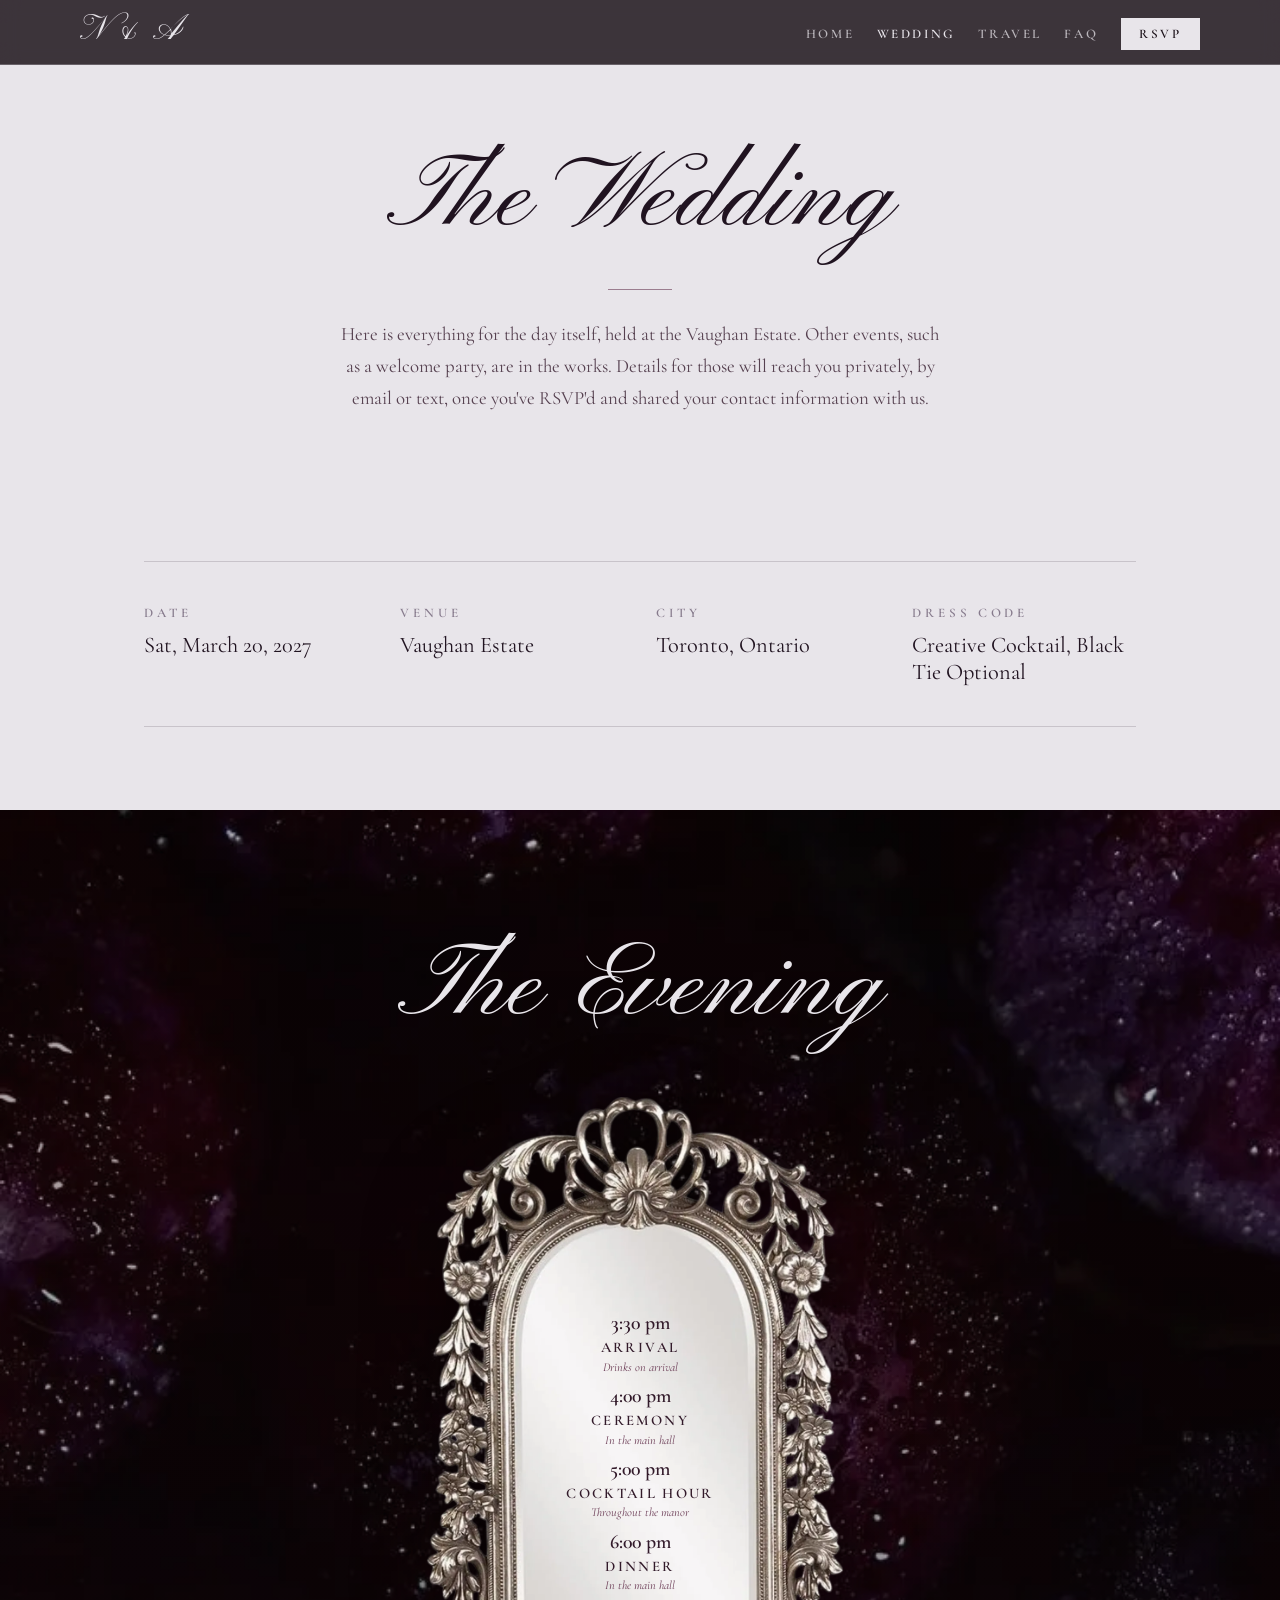
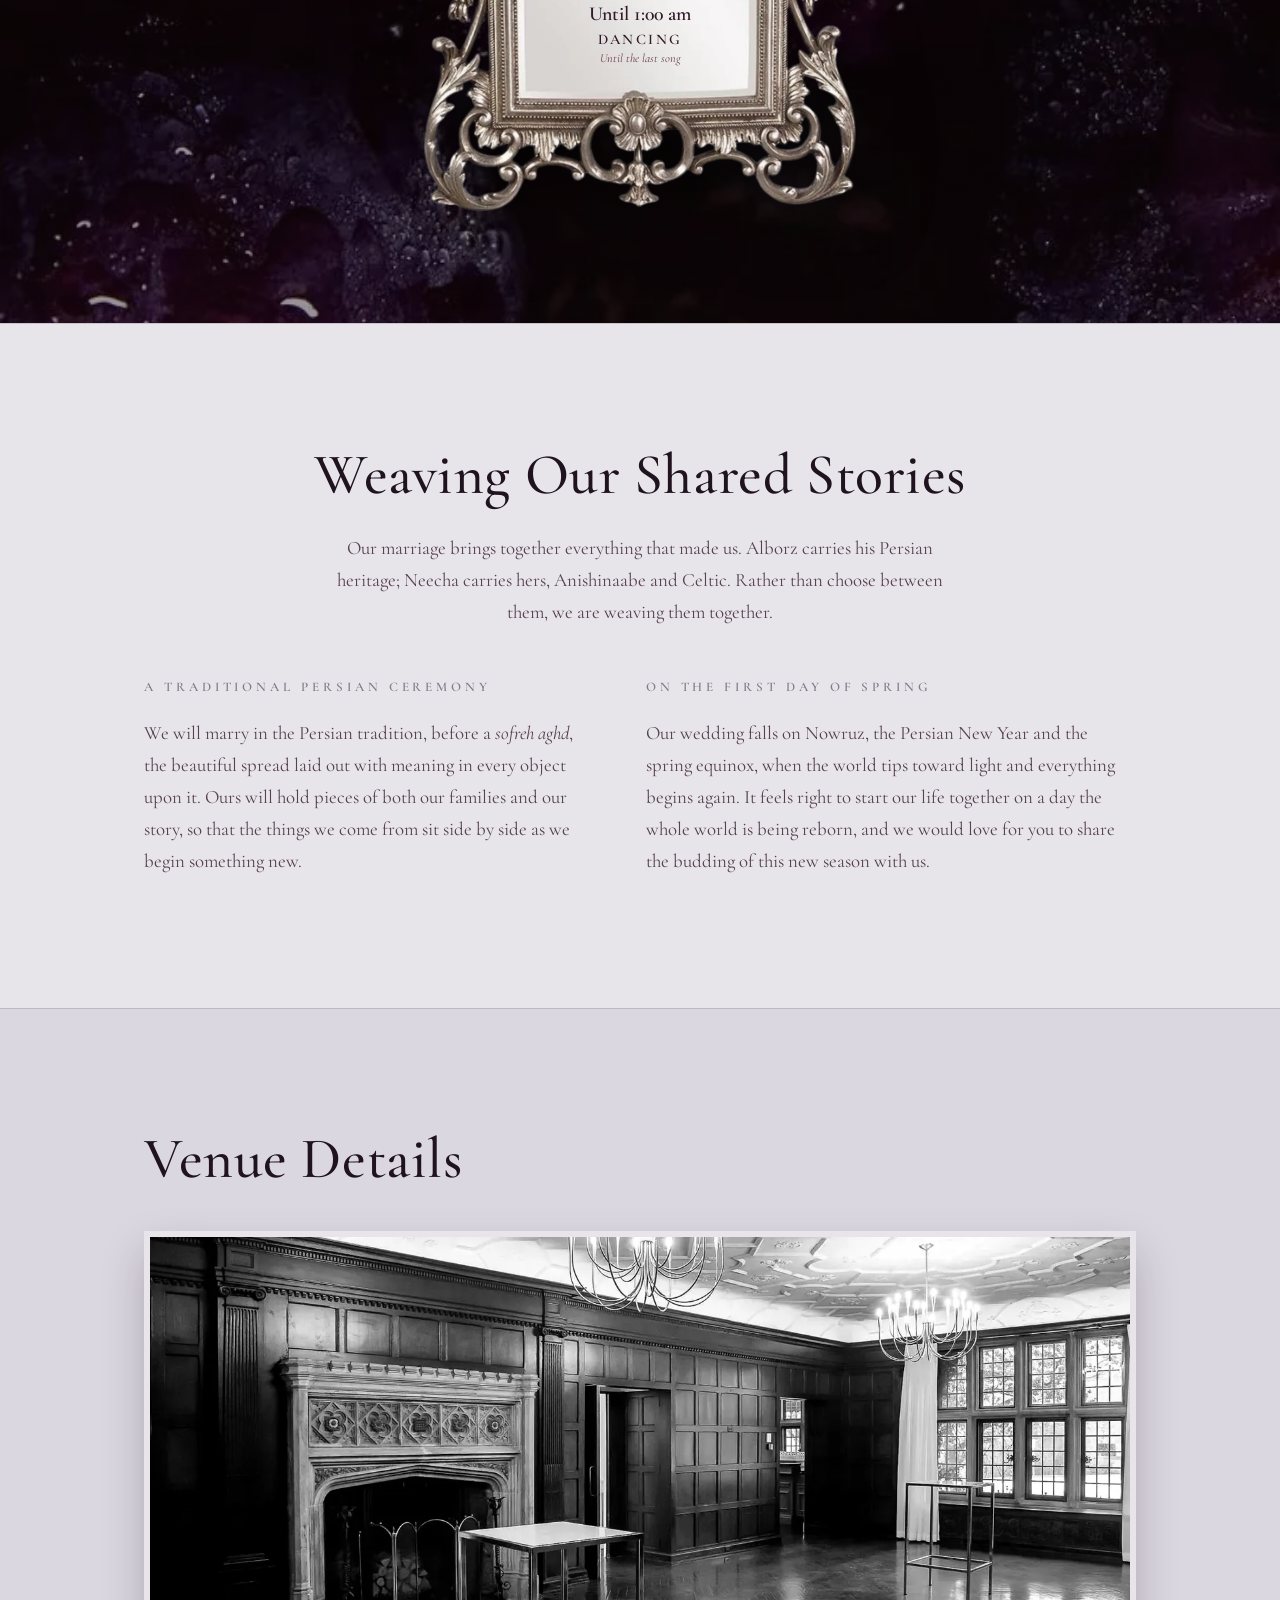
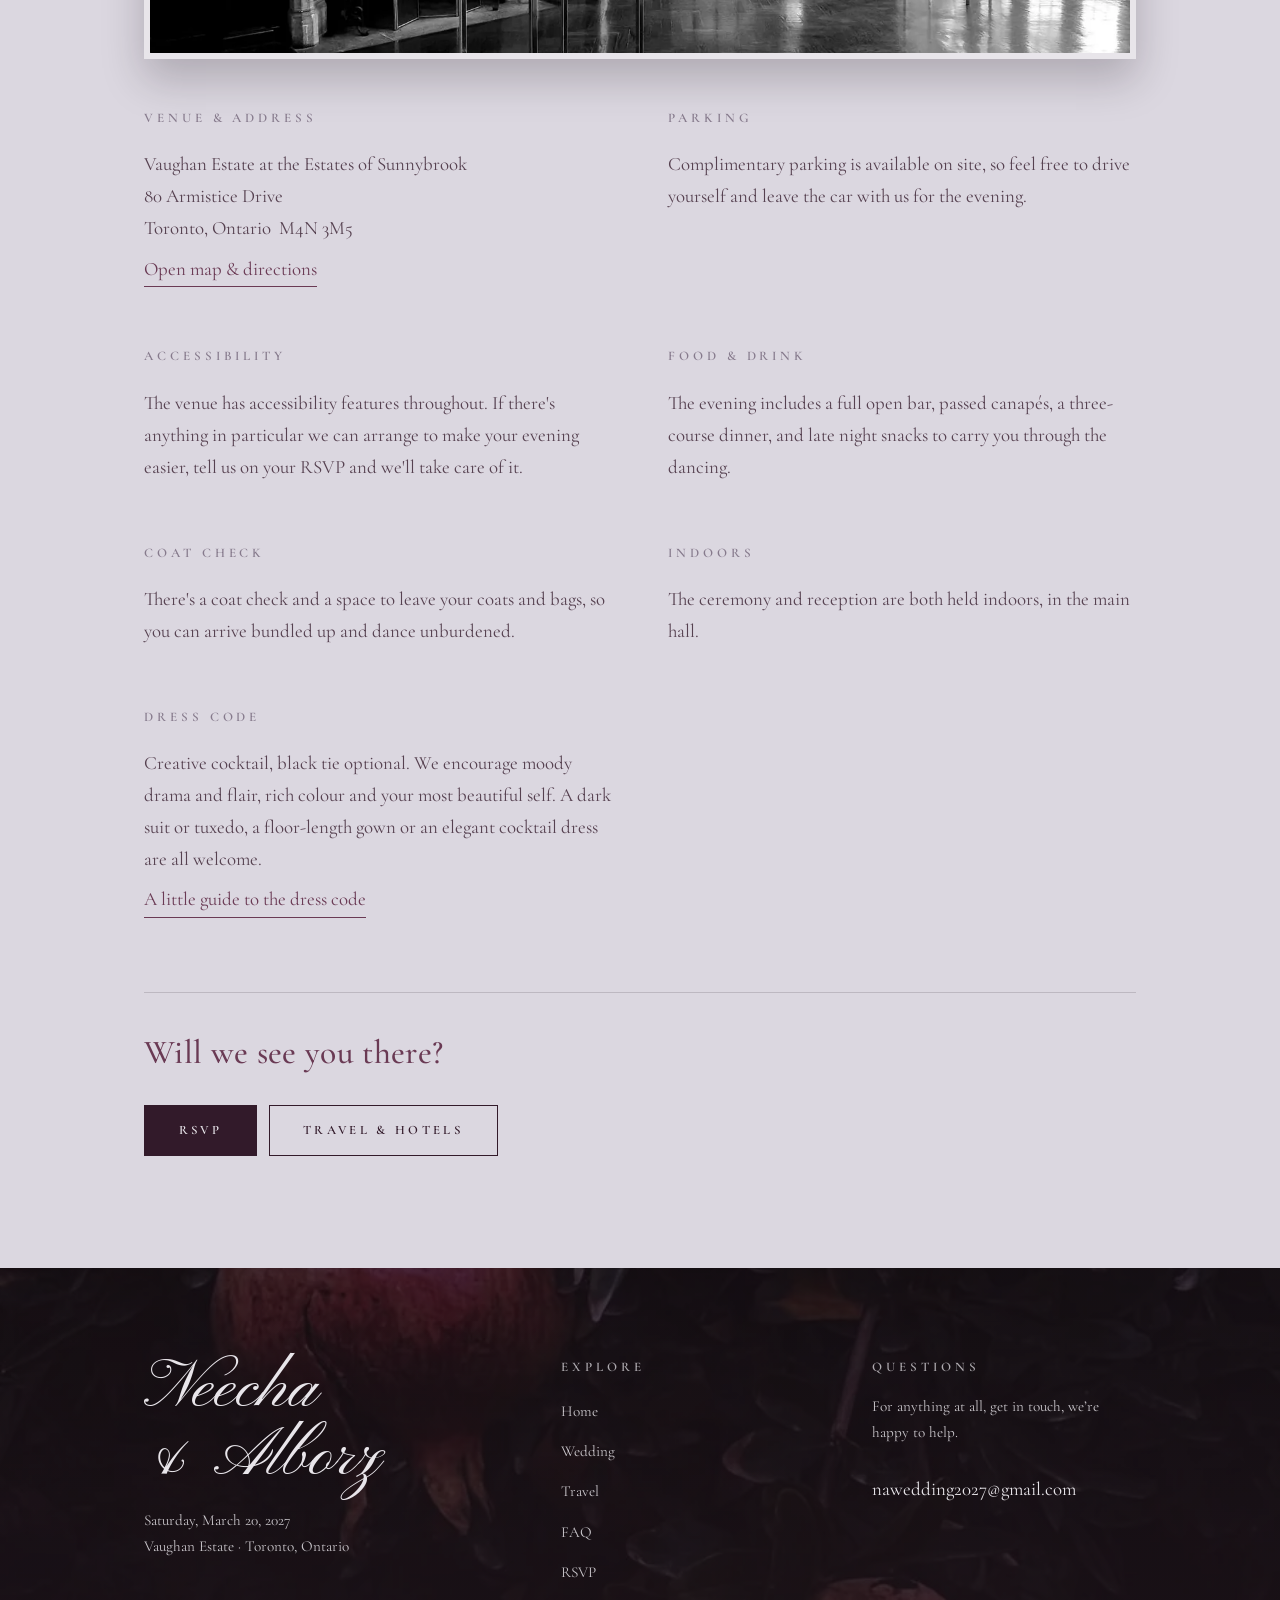
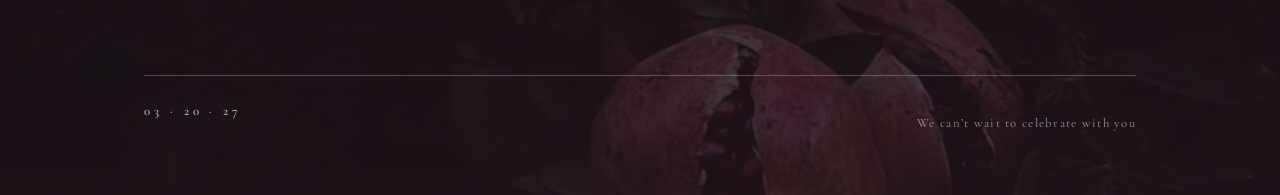
<file: wedding.html>
<!DOCTYPE html>
<html lang="en">
<head>
  <meta charset="utf-8">
  <meta name="viewport" content="width=device-width, initial-scale=1">
  <title>Wedding, Neecha &amp; Alborz</title>
  <link rel="icon" type="image/png" sizes="32x32" href="favicon-32.png">
  <link rel="icon" type="image/png" sizes="16x16" href="favicon-16.png">
  <link rel="icon" href="favicon.ico" sizes="any">
  <link rel="apple-touch-icon" href="apple-touch-icon.png">
  <meta name="description" content="The schedule and details for Neecha & Alborz's wedding at Vaughan Estate, Toronto.">
  <meta name="robots" content="noindex, nofollow"> <!-- delete when ready to be found -->
  <link rel="preconnect" href="https://fonts.googleapis.com">
  <link rel="preconnect" href="https://fonts.gstatic.com" crossorigin>
  <link href="https://fonts.googleapis.com/css2?family=Pinyon+Script&family=Cormorant+Garamond:ital,wght@0,400;0,500;0,600;1,400;1,500&display=swap" rel="stylesheet">
  <link rel="stylesheet" href="styles.css">
</head>
<body>
  <a class="skip-link" href="#main">Skip to content</a>

  <header class="site-header">
    <nav class="container nav" aria-label="Primary">
      <a class="nav__brand" href="index.html" aria-label="Neecha and Alborz, home">N &amp; A</a>
      <ul class="nav__links">
        <li><a href="index.html">Home</a></li>
        <li><a href="wedding.html" aria-current="page">Wedding</a></li>
        <li><a href="travel.html">Travel</a></li>
        <li><a href="faq.html">FAQ</a></li>
        <li><a class="nav__rsvp" href="rsvp.html">RSVP</a></li>
      </ul>
    </nav>
  </header>

  <main id="main">
    <section class="section--tight section">
      <div class="container center reveal">
        <h1 class="script-title" style="margin-top:.75rem">The Wedding</h1>
        <hr class="rule">
        <p class="prose muted" style="margin:0 auto">Here is everything for the day itself, held at the
          Vaughan Estate. Other events, such as a welcome party, are in the works. Details for those will reach
          you privately, by email or text, once you've RSVP'd and shared your contact information with us.</p>
      </div>
    </section>

    <!-- Facts -->
    <section class="section--tight">
      <div class="container reveal">
        <dl class="facts" style="border-top:1px solid var(--line);border-bottom:1px solid var(--line);padding:2.5rem 0">
          <div><dt class="eyebrow">Date</dt><dd>Sat, March 20, 2027</dd></div>
          <div><dt class="eyebrow">Venue</dt><dd>Vaughan Estate</dd></div>
          <div><dt class="eyebrow">City</dt><dd>Toronto, Ontario</dd></div>
          <div><dt class="eyebrow">Dress code</dt><dd>Creative Cocktail, Black Tie Optional</dd></div>
        </dl>
      </div>
    </section>

    <!-- Order of events, engraved on the silver tray -->
    <section class="tray-band section">
      <div class="container center">
        <h2 class="script-title" style="margin-top:.5rem">The Evening</h2>

        <!-- EDIT the schedule below. Each stop is one <li>. To add a stop,
             copy a whole <li>…</li>. The list sits on the silver tray. -->
        <div class="tray">
          <ol class="tray__list">
            <li>
              <span class="tray__time">3:30 pm</span>
              <span class="tray__name">Arrival</span>
              <span class="tray__desc">Drinks on arrival</span>
            </li>
            <li>
              <span class="tray__time">4:00 pm</span>
              <span class="tray__name">Ceremony</span>
              <span class="tray__desc">In the main hall</span>
            </li>
            <li>
              <span class="tray__time">5:00 pm</span>
              <span class="tray__name">Cocktail Hour</span>
              <span class="tray__desc">Throughout the manor</span>
            </li>
            <li>
              <span class="tray__time">6:00 pm</span>
              <span class="tray__name">Dinner</span>
              <span class="tray__desc">In the main hall</span>
            </li>
            <li>
              <span class="tray__time">Until 1:00 am</span>
              <span class="tray__name">Dancing</span>
              <span class="tray__desc">Until the last song</span>
            </li>
          </ol>
        </div>
      </div>
    </section>

    <!-- Heritage & ceremony -->
    <section class="section section--line">
      <div class="container">
        <div class="center reveal" style="max-width:52rem;margin:0 auto">
          <h2 class="section-title" style="margin-top:.5rem">Weaving Our Shared Stories</h2>
          <p class="prose muted" style="margin:1.5rem auto 0">Our marriage brings together everything that made us.
            Alborz carries his Persian heritage; Neecha carries hers, Anishinaabe and Celtic. Rather than choose
            between them, we are weaving them together.</p>
        </div>

        <div class="split" style="margin-top:3rem">
          <div class="reveal">
            <p class="eyebrow" style="margin-bottom:.75rem">A traditional Persian ceremony</p>
            <p class="prose muted">We will marry in the Persian tradition, before a <em>sofreh aghd</em>, the beautiful
              spread laid out with meaning in every object upon it. Ours will hold pieces of both our families and
              our story, so that the things we come from sit side by side as we begin something new.</p>
          </div>
          <div class="reveal">
            <p class="eyebrow" style="margin-bottom:.75rem">On the first day of spring</p>
            <p class="prose muted">Our wedding falls on Nowruz, the Persian New Year and the spring equinox, when the
              world tips toward light and everything begins again. It feels right to start our life together on a day
              the whole world is being reborn, and we would love for you to share the budding of this new season with us.</p>
          </div>
        </div>
      </div>
    </section>

    <!-- Details -->
    <section class="section section--line" style="background:var(--cream)">
      <div class="container">
        <h2 class="section-title" style="margin-bottom:2.5rem">Venue Details</h2>

        <figure class="detail-photo reveal">
          <img src="venue-bw.webp" alt="Vaughan Estate at the Estates of Sunnybrook">
        </figure>

        <div class="info-grid">
          <div class="reveal">
            <p class="eyebrow" style="margin-bottom:.75rem">Venue &amp; address</p>
            <p class="muted prose">Vaughan Estate at the Estates of Sunnybrook<br>80 Armistice Drive<br>Toronto, Ontario&nbsp; M4N&nbsp;3M5<br>
              <a class="link link--static" href="https://www.google.com/maps/search/?api=1&query=Vaughan+Estate+Estates+of+Sunnybrook+80+Armistice+Dr+Toronto+ON" target="_blank" rel="noreferrer" style="display:inline-block;margin-top:.5rem">Open map &amp; directions</a></p>
          </div>
          <div class="reveal">
            <p class="eyebrow" style="margin-bottom:.75rem">Parking</p>
            <p class="muted prose">Complimentary parking is available on site, so feel free to drive yourself and leave the car with us for the evening.</p>
          </div>
          <div class="reveal">
            <p class="eyebrow" style="margin-bottom:.75rem">Accessibility</p>
            <p class="muted prose">The venue has accessibility features throughout. If there's anything in particular we can arrange to make your evening easier, tell us on your RSVP and we'll take care of it.</p>
          </div>
          <div class="reveal">
            <p class="eyebrow" style="margin-bottom:.75rem">Food &amp; drink</p>
            <p class="muted prose">The evening includes a full open bar, passed canapés, a three-course dinner, and late night snacks to carry you through the dancing.</p>
          </div>
          <div class="reveal">
            <p class="eyebrow" style="margin-bottom:.75rem">Coat check</p>
            <p class="muted prose">There's a coat check and a space to leave your coats and bags, so you can arrive bundled up and dance unburdened.</p>
          </div>
          <div class="reveal">
            <p class="eyebrow" style="margin-bottom:.75rem">Indoors</p>
            <p class="muted prose">The ceremony and reception are both held indoors, in the main hall.</p>
          </div>
          <div class="reveal">
            <p class="eyebrow" style="margin-bottom:.75rem">Dress code</p>
            <p class="muted prose">Creative cocktail, black tie optional. We encourage moody drama and flair, rich colour and your most beautiful self. A dark suit or tuxedo, a floor-length gown or an elegant cocktail dress are all welcome.<br>
              <a class="link link--static" href="https://www.terijon.com/blogs/wedding-guide/creative-black-tie" target="_blank" rel="noreferrer" style="display:inline-block;margin-top:.5rem">A little guide to the dress code</a></p>
          </div>
        </div>

        <div style="margin-top:3.5rem;border-top:1px solid var(--line);padding-top:2.5rem">
          <p class="heading-sub" style="color:var(--purple-2)">Will we see you there?</p>
          <div class="btn-row">
            <a class="btn btn--solid" href="rsvp.html">RSVP</a>
            <a class="btn btn--outline" href="travel.html">Travel &amp; hotels</a>
          </div>
        </div>
      </div>
    </section>
  </main>

  <footer class="site-footer">
    <div class="container">
      <div class="footer-grid">
        <div>
          <h2>Neecha &amp; Alborz</h2>
          <p style="margin-top:1rem;opacity:.85;font-size:.95rem">Saturday, March 20, 2027<br>Vaughan Estate · Toronto, Ontario</p>
        </div>
        <nav aria-label="Footer">
          <p class="eyebrow" style="margin-bottom:1rem">Explore</p>
          <ul class="footer-links">
            <li><a href="index.html">Home</a></li>
            <li><a href="wedding.html">Wedding</a></li>
            <li><a href="travel.html">Travel</a></li>
            <li><a href="faq.html">FAQ</a></li>
            <li><a href="rsvp.html">RSVP</a></li>
          </ul>
        </nav>
        <div>
          <p class="eyebrow" style="margin-bottom:1rem">Questions</p>
          <p style="opacity:.85;font-size:.95rem">For anything at all, get in touch, we’re happy to help.</p>
          <a class="link" href="mailto:nawedding2027@gmail.com" style="display:inline-block;margin-top:.75rem">nawedding2027@gmail.com</a>
        </div>
      </div>
      <div class="footer-base">
        <p class="eyebrow">03 · 20 · 27</p>
        <p style="opacity:.6;font-size:.8rem;letter-spacing:.1em">We can’t wait to celebrate with you</p>
      </div>
    </div>
  </footer>

  <script src="script.js"></script>
</body>
</html>
</file>
<file: styles.css>
/* ============================================================
   Neecha & Alborz — styles
   Gothic romance: deep purple, black & ivory, ornate blackletter
   titles (UnifrakturCook) over Cormorant Garamond, with silver
   objects and ivory lace. Plain CSS, no build step.
   Edit colours & fonts in :root below.
   ============================================================ */

:root {
  /* Eggplant / aubergine — sampled from the silk. Elevated & moody,
     brown-purple rather than blue, so it reads historical not "goth". */
  --black: #0e0810;          /* aubergine-black (deepest) */
  --purple-deep: #1a1018;    /* satin shadow — darkest band */
  --purple: #321a2a;         /* eggplant — the signature surface */
  --purple-2: #6a3a54;       /* muted wine accent / hovers */
  /* Cool pearl / silver light tone (sampled from the abalone shell),
     with warm ivory kept only for lace accents. */
  --ivory: #e8e5ea;          /* cool pearl — page background & light text on dark */
  --cream: #dbd7e0;          /* slightly deeper cool pearl surface */
  --lace: #efe9dd;           /* warm ivory, for lace accents only */
  --ink: #201320;            /* dark text (aubergine-black) */
  --ink-soft: #564150;
  --stone: #867a8c;          /* cool mauve-grey labels */
  --line: rgba(32, 19, 32, 0.16);
  --line-light: rgba(232, 229, 234, 0.26);

  --display: "Pinyon Script", "Cormorant Garamond", serif; /* ornate script */
  --serif: "Cormorant Garamond", Georgia, serif;                /* headings + body */

  --gutter: clamp(1.25rem, 5vw, 5rem);
  --maxw: 70rem;
}

* { box-sizing: border-box; }
html { -webkit-text-size-adjust: 100%; scroll-behavior: smooth; }

body {
  margin: 0;
  background: var(--ivory);
  color: var(--ink);
  font-family: var(--serif);
  font-weight: 400;
  font-size: clamp(1.02rem, 0.98rem + 0.3vw, 1.18rem);
  line-height: 1.7;
  -webkit-font-smoothing: antialiased;
  text-rendering: optimizeLegibility;
  display: flex; flex-direction: column; min-height: 100vh;
}

img { max-width: 100%; display: block; }
a { color: inherit; }
::selection { background: var(--purple); color: var(--ivory); }
:focus-visible { outline: 2px solid var(--purple-2); outline-offset: 3px; }

h1, h2, h3 { font-family: var(--serif); font-weight: 500; line-height: 1.1; margin: 0; text-wrap: balance; }

/* ---- primitives ---- */
.eyebrow {
  font-family: var(--serif); font-size: 0.82rem; font-weight: 600;
  text-transform: uppercase; letter-spacing: 0.3em; color: var(--stone); margin: 0;
}
.container { max-width: var(--maxw); margin: 0 auto; padding-left: var(--gutter); padding-right: var(--gutter); }
.section { padding: clamp(3.5rem, 10vw, 7rem) 0; }
.section--tight { padding: clamp(2.5rem, 6vw, 4rem) 0; }
.section--line { border-top: 1px solid var(--line); }
.prose { max-width: 38rem; }
.muted { color: var(--ink-soft); }
.center { text-align: center; }
.rule { height: 1px; width: 4rem; background: var(--purple-2); opacity: 0.6; border: 0; margin: 1.75rem auto; }

/* ---- Type hierarchy (four tiers, used consistently) ----
   1. DISPLAY  .script-title  — ornate Pinyon script. Only the biggest
      decorative moments: the couple's names and the main page titles.
   2. HEADING   .section-title (large) / .heading-sub (smaller) — Cormorant
      serif. All section and sub-section headings.
   3. BODY      default serif paragraphs.
   4. ACCENT    .eyebrow — small uppercase letter-spaced labels. */

/* 1 · DISPLAY */
.script-title {
  font-family: var(--display); font-weight: 400; line-height: 1.15;
  font-size: clamp(3.4rem, 11vw, 6.5rem); letter-spacing: 0.005em;
}
/* 2 · HEADINGS */
.section-title { font-family: var(--serif); font-weight: 500; font-size: clamp(2.3rem, 6vw, 3.6rem); margin-top: 0.4rem; letter-spacing: 0.01em; }
.heading-sub { font-family: var(--serif); font-weight: 500; font-size: clamp(1.55rem, 3.2vw, 2.1rem); line-height: 1.18; letter-spacing: 0.01em; margin: 0; }

/* ---- links & buttons ---- */
.link {
  color: var(--purple-2); text-decoration: none;
  background-image: linear-gradient(currentColor, currentColor);
  background-position: 0 100%; background-repeat: no-repeat; background-size: 0% 1px;
  transition: background-size 0.4s cubic-bezier(0.22, 1, 0.36, 1); padding-bottom: 2px;
}
.link:hover, .link:focus-visible { background-size: 100% 1px; }
/* Always-underlined link — for touch devices with no hover (e.g. the dress code). */
.link--static { background-size: 100% 1px; }

.btn {
  display: inline-flex; align-items: center; justify-content: center; gap: 0.5rem;
  min-height: 3rem; padding: 0.85rem 2.1rem;
  font-family: var(--serif); font-weight: 600; font-size: 0.8rem;
  text-transform: uppercase; letter-spacing: 0.26em; text-decoration: none; cursor: pointer;
  transition: background-color 0.3s, color 0.3s, border-color 0.3s;
}
.btn--solid { background: var(--purple); color: var(--ivory); border: 1px solid var(--purple); }
.btn--solid:hover { background: var(--purple-deep); border-color: var(--purple-deep); }
.btn--outline { background: transparent; color: var(--purple); border: 1px solid var(--purple); }
.btn--outline:hover { background: var(--purple); color: var(--ivory); }
.btn--ghost { background: rgba(23, 13, 20, 0.28); color: var(--ivory); border: 1px solid var(--line-light); backdrop-filter: blur(2px); }
.btn--ghost:hover { background: var(--ivory); color: var(--purple-deep); border-color: var(--ivory); }
.btn--light { background: var(--ivory); color: var(--purple-deep); border: 1px solid var(--ivory); }
.btn--light:hover { background: transparent; color: var(--ivory); border-color: var(--ivory); }
.btn-row { display: flex; flex-wrap: wrap; gap: 0.75rem; margin-top: 2rem; }

/* ============================================================
   NAV
   ============================================================ */
/* Dark eggplant bar, pearl/silver type — matches the mood. */
/* Sticky, identical on every page. On the home page the hero pulls up
   underneath it (see .hero below) so the image bleeds behind the bar. */
.site-header { position: sticky; top: 0; z-index: 40; background: rgba(23, 13, 20, 0.82); backdrop-filter: blur(10px); border-bottom: 1px solid var(--line-light); }
.nav { display: flex; flex-wrap: wrap; align-items: center; justify-content: space-between; gap: 0.4rem 1.5rem; padding: 0.9rem 0; }
.nav__brand { font-family: var(--display); font-weight: 400; font-size: 2.2rem; text-decoration: none; color: var(--ivory); line-height: 1; letter-spacing: 0.02em; }
.nav__links { display: flex; flex-wrap: wrap; align-items: center; gap: 0.9rem 1.4rem; list-style: none; margin: 0; padding: 0; }
.nav__links a { font-family: var(--serif); font-weight: 600; font-size: 0.82rem; text-transform: uppercase; letter-spacing: 0.2em; text-decoration: none; color: rgba(232, 229, 234, 0.74); transition: color 0.2s; }
.nav__links a:hover, .nav__links a[aria-current="page"] { color: var(--ivory); }
.nav__rsvp { background: var(--ivory); color: var(--purple-deep) !important; padding: 0.5rem 1.15rem; letter-spacing: 0.2em; }
.nav__rsvp:hover { background: var(--purple-2); color: var(--ivory) !important; }
/* Small viewports: stack the brand over centred links so nothing collides. */
@media (max-width: 620px) {
  .nav { justify-content: center; text-align: center; gap: 0.55rem 1rem; }
  .nav__brand { flex: 0 0 100%; text-align: center; font-size: 2rem; }
  .nav__links { width: 100%; justify-content: center; gap: 0.7rem 1.15rem; }
}

main { flex: 1; }

/* Pull a section up under the sticky nav so its image bleeds behind the bar
   (no flat gap above it), with the header's height added back as padding so
   the content keeps its size. Used by the home hero and page photo headers. */
.bleed-top {
  margin-top: calc(-1 * var(--header-h, 4.5rem));
  padding-top: calc(var(--header-h, 4.5rem) + clamp(2.5rem, 7vw, 4.5rem)) !important;
}

/* ============================================================
   HERO — black/purple + ivory lace + silver mirror
   ============================================================ */
/* Clean mother-of-pearl backdrop behind the silver mirror. No glow,
   no mask, just an even, moody field with a soft dark vignette for depth. */
.hero {
  position: relative; isolation: isolate; overflow: hidden;
  background: url("petals.webp") center / cover no-repeat, var(--purple-deep);
  /* Pull the hero up under the sticky header so the image bleeds behind it. */
  margin-top: calc(-1 * var(--header-h, 4.5rem));
  padding: calc(var(--header-h, 4.5rem) + clamp(1.5rem, 5vw, 3rem)) 0 clamp(3rem, 8vw, 5.5rem);
}
.hero::before {
  content: ""; position: absolute; inset: 0;
  background: radial-gradient(70% 60% at 50% 45%, rgba(10, 6, 12, 0) 40%, rgba(10, 6, 12, 0.42) 100%);
}
.hero > .container { position: relative; z-index: 1; }
.hero .mirror { filter: drop-shadow(0 1.75rem 3rem rgba(0, 0, 0, 0.5)); }
.hero__inner { display: grid; justify-items: center; gap: clamp(2rem, 5vw, 3rem); }

.mirror {
  /* Hero now carries the silver TRAY (names engraved on it). */
  container-type: inline-size; position: relative;
  width: min(88vw, 29rem); aspect-ratio: 900 / 1374;
  background: url("tray-web.webp") center / contain no-repeat;
  filter: drop-shadow(0 1.5rem 2.75rem rgba(0, 0, 0, 0.6));
}
.mirror__glass {
  position: absolute; inset: 25% 21% 25% 21%;
  display: flex; flex-direction: column; justify-content: center; gap: 5cqw; align-items: center;
  text-align: center; color: var(--ink);
}
.mirror__eyebrow { font-family: var(--serif); font-weight: 600; font-size: 3.4cqw; letter-spacing: 0.34em; text-transform: uppercase; margin: 0; text-indent: 0.34em; }
.mirror__names { font-family: var(--display); font-weight: 400; line-height: 1.08; }
.mirror__names .line { display: block; font-size: 13cqw; }
.mirror__names .amp { font-size: 7.5cqw; opacity: 0.85; }
.mirror__date { font-family: var(--serif); font-weight: 600; font-size: 4.2cqw; letter-spacing: 0.26em; text-indent: 0.26em; margin: 0; }

.hero__meta { text-align: center; color: var(--ivory); }
.hero__meta p { margin: 0; }
.hero__place { font-family: var(--serif); font-size: clamp(1.1rem, 2.5vw, 1.45rem); letter-spacing: 0.2em; text-transform: uppercase; }
.hero__note { font-family: var(--serif); font-style: italic; font-size: 0.95rem; letter-spacing: 0.1em; color: var(--ivory); opacity: 0.8; margin-top: 0.75rem; }
.hero .btn-row { justify-content: center; }

/* ============================================================
   DARK FEATURE BAND — countdown / welcome
   ============================================================ */
.band { position: relative; color: var(--ivory); background: var(--purple-deep); overflow: hidden; }
.band::before { content: ""; position: absolute; inset: 0; background: linear-gradient(rgba(14,8,16,0.58), rgba(26,16,24,0.7)), url("pearl.webp") center / cover no-repeat; }
.band > .container { position: relative; z-index: 1; }
.band .eyebrow { color: var(--ivory); opacity: 0.72; }
.band .link { color: var(--ivory); }
.countdown { display: flex; gap: 2rem; }
.countdown .n { font-family: var(--serif); font-weight: 500; font-size: clamp(2.8rem, 8vw, 4rem); line-height: 1; }
.countdown .eyebrow { color: var(--ivory); opacity: 0.72; }
.countdown__row { display: flex; flex-direction: column; gap: 1.5rem; }
@media (min-width: 700px) { .countdown__row { flex-direction: row; justify-content: space-between; align-items: center; } }

/* ============================================================
   LAYOUT
   ============================================================ */
.split { display: grid; gap: 1.5rem; }
@media (min-width: 820px) { .split { grid-template-columns: 1fr 1.12fr; gap: 4rem; align-items: start; } }
.stack > * + * { margin-top: 1.2rem; }
/* Our Story — offset editorial image pair. */
.story-figure { margin: 0; overflow: hidden; background: var(--cream); }
.story-figure img { width: 100%; display: block; }
.story-figure--offset {
  width: 64%; margin: -22% 0 0 auto; position: relative;
  border: 6px solid var(--ivory);
  box-shadow: 0 1.25rem 2.5rem rgba(20, 10, 16, 0.3);
}

/* Photographs of the couple — rendered black & white, so colour photos
   convert automatically. Swap the placeholder src for your own images. */
.detail-photo { margin: 0 0 3rem; overflow: hidden; background: var(--cream); border: 6px solid var(--ivory); box-shadow: 0 1.25rem 2.5rem rgba(20, 10, 16, 0.22); }
.detail-photo img { width: 100%; height: clamp(16rem, 34vw, 26rem); object-fit: cover; display: block; }

.story-single { margin: 0; overflow: hidden; background: var(--cream); border: 6px solid var(--ivory); box-shadow: 0 1.25rem 2.5rem rgba(20, 10, 16, 0.28); }
.story-single img { width: 100%; display: block; filter: grayscale(1) contrast(1.04); }

.story-photos { display: grid; grid-template-columns: 1fr 1fr; gap: 1rem; }
.story-photo { margin: 0; overflow: hidden; background: var(--cream); aspect-ratio: 4 / 5; }
.story-photo img { width: 100%; height: 100%; object-fit: cover; filter: grayscale(1) contrast(1.05); transition: transform 0.7s cubic-bezier(0.22,1,0.36,1); }
.story-photo img:hover { transform: scale(1.03); }
.story-photo--tall { aspect-ratio: 3 / 4; }
.story-photo--wide { grid-column: 1 / -1; aspect-ratio: 16 / 10; }

.facts { display: grid; grid-template-columns: repeat(2, 1fr); gap: 2rem; }
@media (min-width: 720px) { .facts { grid-template-columns: repeat(4, 1fr); } }
.facts dt { margin: 0; }
.facts dd { margin: 0.5rem 0 0; font-family: var(--serif); font-size: 1.4rem; line-height: 1.2; }

/* ============================================================
   PHOTO / TEXTURE BAND (venue, footer)
   ============================================================ */
.photo-band { position: relative; color: var(--ivory); background: var(--purple-deep); }
.photo-band::before {
  content: ""; position: absolute; inset: 0;
  background: linear-gradient(rgba(13, 10, 19, 0.62), rgba(25, 10, 40, 0.74)), var(--photo);
  background-size: cover; background-position: center;
}
.photo-band > .container { position: relative; z-index: 1; }
.photo-band .eyebrow { color: var(--ivory); opacity: 0.8; }
.venue-address { font-family: var(--serif); font-size: 1.15rem; letter-spacing: 0.06em; line-height: 1.9; }

/* ============================================================
   ORDER OF EVENTS — engraved on the silver tray
   ============================================================ */
/* Mother-of-pearl floral on black — pairs with the silver tray. */
.tray-band { position: relative; color: var(--ivory); background: var(--black); overflow: hidden; }
.tray-band::before { content: ""; position: absolute; inset: 0; background: linear-gradient(rgba(10,6,10,0.3), rgba(14,8,14,0.42)), url("grapes.webp") center / cover no-repeat; }
.tray-band > .container { position: relative; z-index: 1; }
.tray-band .eyebrow { color: var(--ivory); opacity: 0.8; }
.tray {
  /* The Evening now carries the arched MIRROR (schedule engraved on the glass). */
  container-type: inline-size; position: relative;
  width: min(86vw, 27rem); margin: clamp(2rem, 5vw, 3rem) auto 0;
  aspect-ratio: 1000 / 1653;
  background: url("mirror-web.webp") center / contain no-repeat;
  filter: drop-shadow(0 1rem 2.25rem rgba(0, 0, 0, 0.55));
}
.tray__list {
  position: absolute; inset: 32% 25% 22% 25%; margin: 0; padding: 0; list-style: none;
  display: flex; flex-direction: column; justify-content: center; gap: 3cqw;
  text-align: center; color: var(--purple);
}
.tray__list li { margin: 0; }
.tray__time { display: block; font-family: var(--serif); font-weight: 600; font-size: 4.6cqw; line-height: 1; }
.tray__name { display: block; font-family: var(--serif); font-weight: 600; font-size: 3.4cqw; letter-spacing: 0.16em; text-transform: uppercase; margin-top: 0.3cqw; }
.tray__desc { display: block; font-family: var(--serif); font-style: italic; font-size: 2.8cqw; line-height: 1.1; color: #6a3a54; margin-top: 0.1cqw; }

/* ============================================================
   HOTELS / TRAVEL
   ============================================================ */
.hotel { display: grid; gap: 1.5rem; padding: 2.5rem 0; border-top: 1px solid var(--line); }
@media (min-width: 760px) { .hotel { grid-template-columns: 1fr 1fr; gap: 3rem; } }
.hotel__photo { aspect-ratio: 4 / 3; background: var(--cream); overflow: hidden; }
.hotel__photo img { width: 100%; height: 100%; object-fit: cover; transition: transform 0.6s ease; }
.hotel__photo img:hover { transform: scale(1.03); }
.hotel__rows { display: grid; grid-template-columns: 1fr 1fr; gap: 1rem 2rem; margin: 1.5rem 0; }
.hotel__rows dt { margin: 0; }
.hotel__rows dd { margin: 0.25rem 0 0; font-family: var(--serif); font-size: 0.95rem; }
.stay { padding: 2rem 0; border-top: 1px solid var(--line); max-width: 44rem; }
.travel-row { display: grid; gap: 0.75rem; padding: 2rem 0; border-top: 1px solid var(--line); }
@media (min-width: 760px) { .travel-row { grid-template-columns: 16rem 1fr; gap: 2.5rem; } }

/* ============================================================
   WEDDING detail rows
   ============================================================ */
.event { display: grid; gap: 1rem; padding: 2.5rem 0; border-top: 1px solid var(--line); }
@media (min-width: 760px) { .event { grid-template-columns: 9rem 1fr; gap: 2.5rem; } }
.event__when time { font-family: var(--serif); font-weight: 600; font-size: 1.15rem; }
.event h3 { font-family: var(--display); font-weight: 400; font-size: clamp(2.4rem, 5vw, 3.2rem); line-height: 1; }
.info-grid { display: grid; gap: 2.5rem; }
@media (min-width: 760px) { .info-grid { grid-template-columns: 1fr 1fr; column-gap: 3.5rem; } }

/* ============================================================
   FAQ
   ============================================================ */
.faq { border-top: 1px solid var(--line); }
.faq details { border-bottom: 1px solid var(--line); }
.faq summary { list-style: none; cursor: pointer; display: flex; justify-content: space-between; align-items: center; gap: 1.5rem; padding: 1.5rem 0; font-family: var(--serif); font-weight: 500; font-size: clamp(1.25rem, 3vw, 1.6rem); }
.faq summary::-webkit-details-marker { display: none; }
.faq summary::after { content: "+"; font-size: 1.5rem; color: var(--purple-2); }
.faq details[open] summary::after { content: "–"; }
.faq p { margin: 0 0 1.5rem; color: var(--ink-soft); max-width: 42rem; }

/* ============================================================
   REGISTRY
   ============================================================ */
.registry-list { list-style: none; margin: 2rem 0 0; padding: 0; border-top: 1px solid var(--line); }
.registry-list li { border-bottom: 1px solid var(--line); }
.registry-list a { display: flex; justify-content: space-between; align-items: center; gap: 1.5rem; padding: 1.25rem 0; text-decoration: none; }
.registry-list .arrow { font-family: var(--serif); font-size: 0.9rem; color: var(--purple-2); transition: transform 0.3s; }
.registry-list a:hover .arrow { transform: translateX(4px); }

/* ============================================================
   RSVP (embedded Google Form)
   ============================================================ */
.rsvp-frame { border: 1px solid var(--line); background: var(--cream); overflow: hidden; margin-top: 2rem; }
.rsvp-frame iframe { width: 100%; height: 78vh; min-height: 640px; border: 0; display: block; }

/* ============================================================
   FOOTER — ivory lace on near-black, gothic names
   ============================================================ */
.site-footer { margin-top: auto; position: relative; color: var(--ivory); background: var(--black); }
.site-footer::before { content: ""; position: absolute; inset: 0; background: linear-gradient(rgba(14,8,16,0.72), rgba(26,16,24,0.82)), url("pomegranates.webp") center / cover no-repeat; }
.site-footer > .container { position: relative; z-index: 1; }
.footer-grid { display: grid; gap: 3rem; padding: clamp(3.5rem, 8vw, 5.5rem) 0 2.5rem; }
@media (min-width: 760px) { .footer-grid { grid-template-columns: 1.4fr 1fr 1fr; } }
.footer-grid h2 { font-family: var(--display); font-weight: 400; font-size: clamp(3rem, 7vw, 4.25rem); line-height: 1; }
.footer-links { list-style: none; margin: 0; padding: 0; }
.footer-links li + li { margin-top: 0.5rem; }
.footer-links a { font-family: var(--serif); font-size: 0.95rem; color: var(--ivory); opacity: 0.85; text-decoration: none; }
.footer-links a:hover { opacity: 1; }
.site-footer .eyebrow { color: var(--ivory); opacity: 0.72; }
.site-footer .link { color: var(--ivory); }
.footer-base { display: flex; flex-wrap: wrap; gap: 0.75rem; justify-content: space-between; padding: 1.5rem 0 3rem; border-top: 1px solid var(--line-light); margin-top: 3rem; }

/* ============================================================
   DEPTH — quote band, gallery, silver divider, pearl texture
   ============================================================ */
/* Romantic dark band over the cherry blossom. */
.quote-band { position: relative; color: var(--ivory); background: var(--black); text-align: center; overflow: hidden; }
.quote-band::before { content: ""; position: absolute; inset: 0; background: linear-gradient(rgba(10,6,10,0.52), rgba(14,8,14,0.66)), var(--qphoto, url("rug-purple.webp")) center / cover no-repeat; }
.quote-band > .container { position: relative; z-index: 1; }
.quote-band p { font-family: var(--serif); font-style: italic; font-size: clamp(1.35rem, 3.6vw, 2.15rem); max-width: 40rem; margin: 0 auto; line-height: 1.5; }
.quote-band .eyebrow { color: var(--ivory); opacity: 0.72; }
/* Light variant — a pale photo with dark text, to break up stacked dark bands. */
.quote-band--light { color: var(--ink); background: var(--cream); }
.quote-band--light::before { background: linear-gradient(rgba(238,235,241,0.52), rgba(238,235,241,0.66)), var(--qphoto, url("anemones.webp")) center / cover no-repeat; }
.quote-band--light p { color: var(--ink); }
.quote-band--light .eyebrow { color: var(--stone); opacity: 1; }

/* Mood gallery. */
.gallery { display: grid; grid-template-columns: repeat(2, 1fr); gap: 1rem; }
@media (min-width: 720px) { .gallery { grid-template-columns: repeat(4, 1fr); } }
.gallery figure { margin: 0; overflow: hidden; aspect-ratio: 3 / 4; background: var(--cream); }
.gallery img { width: 100%; height: 100%; object-fit: cover; transition: transform 0.7s cubic-bezier(0.22,1,0.36,1); }
.gallery img:hover { transform: scale(1.04); }

/* Antique silver strip divider. */
.silver-divider { height: clamp(64px, 10vw, 120px); background: url("silver-scroll.webp") center / cover no-repeat; border-top: 1px solid var(--line); border-bottom: 1px solid var(--line); }

/* Faint cool-pearl texture behind a light section. */
.section--pearl { position: relative; }
.section--pearl::before { content: ""; position: absolute; inset: 0; background: url("pearl-shell.webp") center / cover no-repeat; opacity: 0.12; pointer-events: none; }
.section--pearl > .container { position: relative; z-index: 1; }

/* Our Story — allow a third stacked figure. */
.story-figure--third { width: 48%; margin: -30% auto 0 0; }

/* ============================================================
   MOTION (progressive)
   ============================================================ */
.js .reveal { opacity: 0; transform: translateY(14px); }
.js .reveal.in { opacity: 1; transform: none; transition: opacity 0.9s cubic-bezier(0.22,1,0.36,1), transform 0.9s cubic-bezier(0.22,1,0.36,1); }
.skip-link { position: absolute; left: -999px; }
.skip-link:focus { left: 1rem; top: 1rem; z-index: 50; background: var(--purple); color: var(--ivory); padding: 0.5rem 1rem; }

@media (prefers-reduced-motion: reduce) {
  html { scroll-behavior: auto; }
  * { animation-duration: 0.001ms !important; transition-duration: 0.001ms !important; }
  .js .reveal { opacity: 1; transform: none; }
}
</file>
